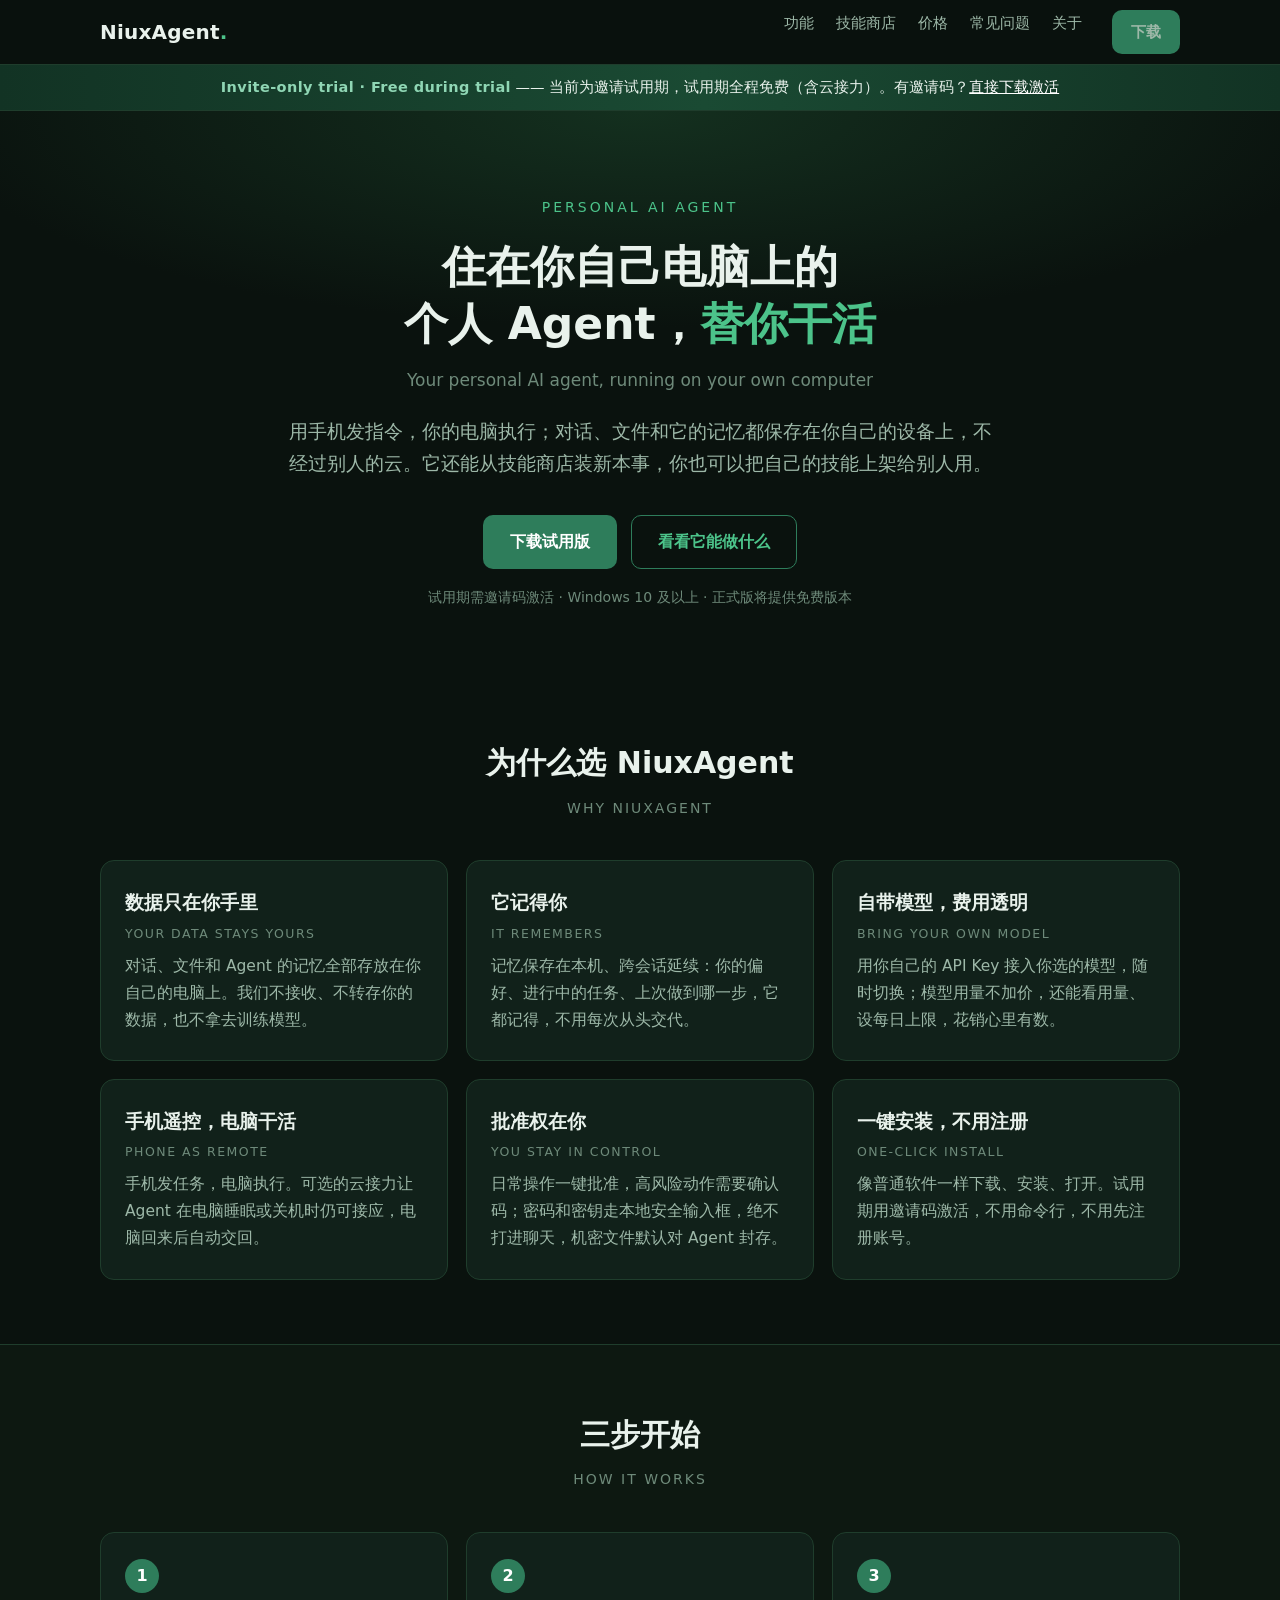
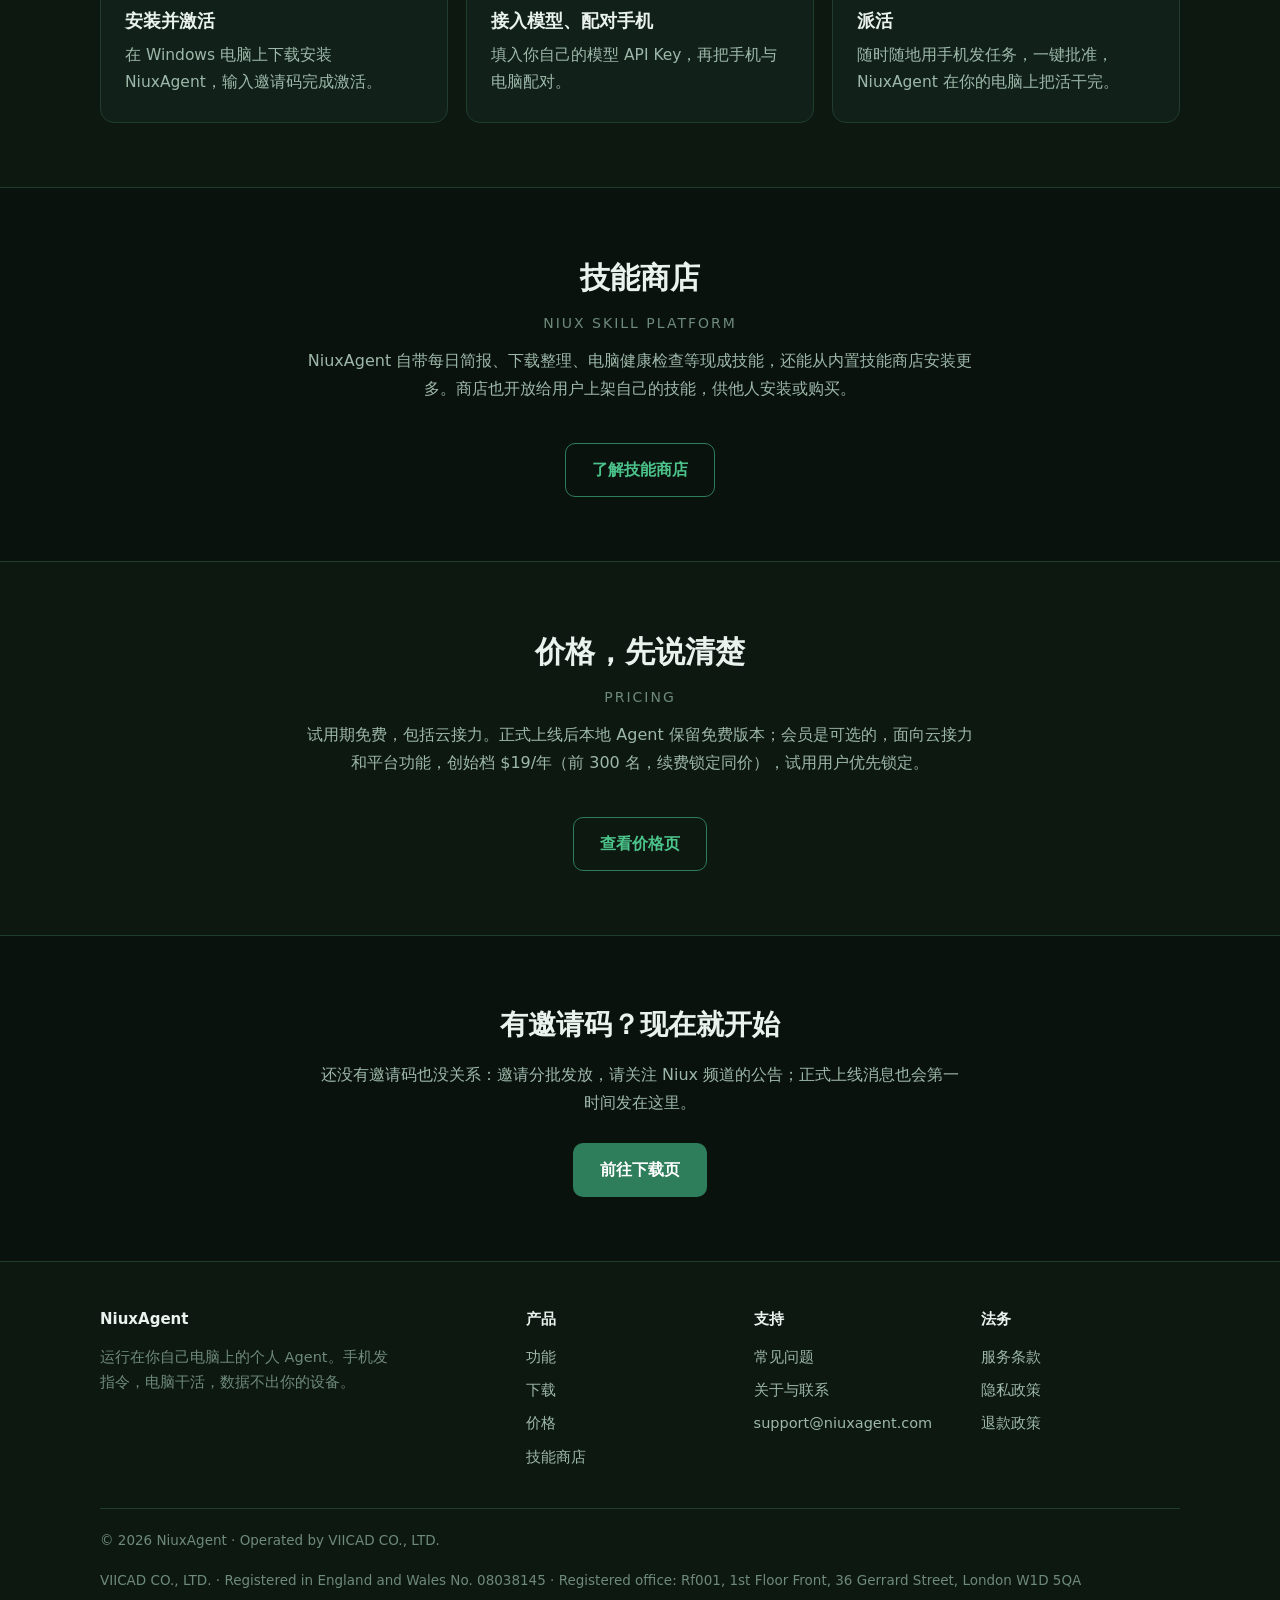
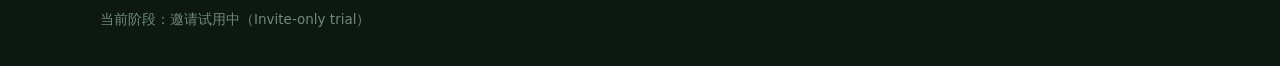
<file: index.html>
<!DOCTYPE html>
<html lang="zh-CN">
<head>
<meta charset="UTF-8">
<meta name="viewport" content="width=device-width, initial-scale=1.0">
<title>NiuxAgent — 住在你自己电脑上的个人 Agent</title>
<meta name="description" content="NiuxAgent 是运行在你自己电脑上的个人 AI Agent：手机发指令，电脑干活，数据不出你的设备。当前为邀请试用期，试用期免费。">
<link rel="stylesheet" href="assets/style.css">
</head>
<body>

<header class="site">
  <div class="wrap nav">
    <a class="logo" href="index.html">NiuxAgent<span class="dot">.</span></a>
    <button class="burger" aria-label="菜单">☰</button>
    <nav class="main">
      <a href="features.html">功能</a>
      <a href="store.html">技能商店</a>
      <a href="pricing.html">价格</a>
      <a href="faq.html">常见问题</a>
      <a href="about.html">关于</a>
      <a class="btn btn-primary btn-small nav-cta" href="download.html">下载</a>
    </nav>
  </div>
</header>

<div class="phase-banner">
  <span class="en">Invite-only trial · Free during trial</span> —— 当前为邀请试用期，试用期全程免费（含云接力）。有邀请码？<a href="download.html">直接下载激活</a>
</div>

<main>
  <div class="hero">
    <div class="wrap">
      <div class="kicker">Personal AI Agent</div>
      <h1>住在你自己电脑上的<br>个人 Agent，<span class="hl">替你干活</span></h1>
      <div class="en-sub">Your personal AI agent, running on your own computer</div>
      <p class="lead">用手机发指令，你的电脑执行；对话、文件和它的记忆都保存在你自己的设备上，不经过别人的云。它还能从技能商店装新本事，你也可以把自己的技能上架给别人用。</p>
      <div class="cta-row">
        <a class="btn btn-primary" href="download.html">下载试用版</a>
        <a class="btn btn-ghost" href="features.html">看看它能做什么</a>
      </div>
      <p class="note">试用期需邀请码激活 · Windows 10 及以上 · 正式版将提供免费版本</p>
    </div>
  </div>

  <section class="block">
    <div class="wrap">
      <div class="sec-head">
        <h2>为什么选 NiuxAgent</h2>
        <div class="en">Why NiuxAgent</div>
      </div>
      <div class="grid c3">
        <div class="card">
          <h3>数据只在你手里<span class="en">Your data stays yours</span></h3>
          <p>对话、文件和 Agent 的记忆全部存放在你自己的电脑上。我们不接收、不转存你的数据，也不拿去训练模型。</p>
        </div>
        <div class="card">
          <h3>它记得你<span class="en">It remembers</span></h3>
          <p>记忆保存在本机、跨会话延续：你的偏好、进行中的任务、上次做到哪一步，它都记得，不用每次从头交代。</p>
        </div>
        <div class="card">
          <h3>自带模型，费用透明<span class="en">Bring your own model</span></h3>
          <p>用你自己的 API Key 接入你选的模型，随时切换；模型用量不加价，还能看用量、设每日上限，花销心里有数。</p>
        </div>
        <div class="card">
          <h3>手机遥控，电脑干活<span class="en">Phone as remote</span></h3>
          <p>手机发任务，电脑执行。可选的云接力让 Agent 在电脑睡眠或关机时仍可接应，电脑回来后自动交回。</p>
        </div>
        <div class="card">
          <h3>批准权在你<span class="en">You stay in control</span></h3>
          <p>日常操作一键批准，高风险动作需要确认码；密码和密钥走本地安全输入框，绝不打进聊天，机密文件默认对 Agent 封存。</p>
        </div>
        <div class="card">
          <h3>一键安装，不用注册<span class="en">One-click install</span></h3>
          <p>像普通软件一样下载、安装、打开。试用期用邀请码激活，不用命令行，不用先注册账号。</p>
        </div>
      </div>
    </div>
  </section>

  <section class="block alt">
    <div class="wrap">
      <div class="sec-head">
        <h2>三步开始</h2>
        <div class="en">How it works</div>
      </div>
      <div class="steps">
        <div class="step">
          <span class="num">1</span>
          <h3>安装并激活</h3>
          <p>在 Windows 电脑上下载安装 NiuxAgent，输入邀请码完成激活。</p>
        </div>
        <div class="step">
          <span class="num">2</span>
          <h3>接入模型、配对手机</h3>
          <p>填入你自己的模型 API Key，再把手机与电脑配对。</p>
        </div>
        <div class="step">
          <span class="num">3</span>
          <h3>派活</h3>
          <p>随时随地用手机发任务，一键批准，NiuxAgent 在你的电脑上把活干完。</p>
        </div>
      </div>
    </div>
  </section>

  <section class="block">
    <div class="wrap">
      <div class="sec-head">
        <h2>技能商店</h2>
        <div class="en">Niux Skill Platform</div>
        <p>NiuxAgent 自带每日简报、下载整理、电脑健康检查等现成技能，还能从内置技能商店安装更多。商店也开放给用户上架自己的技能，供他人安装或购买。</p>
      </div>
      <div style="text-align:center">
        <a class="btn btn-ghost" href="store.html">了解技能商店</a>
      </div>
    </div>
  </section>

  <section class="block alt">
    <div class="wrap">
      <div class="sec-head">
        <h2>价格，先说清楚</h2>
        <div class="en">Pricing</div>
        <p>试用期免费，包括云接力。正式上线后本地 Agent 保留免费版本；会员是可选的，面向云接力和平台功能，创始档 $19/年（前 300 名，续费锁定同价），试用用户优先锁定。</p>
      </div>
      <div style="text-align:center">
        <a class="btn btn-ghost" href="pricing.html">查看价格页</a>
      </div>
    </div>
  </section>

  <section class="block">
    <div class="wrap" style="text-align:center">
      <h2 style="font-size:28px;margin-bottom:12px">有邀请码？现在就开始</h2>
      <p style="color:var(--muted);max-width:640px;margin:0 auto 26px">还没有邀请码也没关系：邀请分批发放，请关注 Niux 频道的公告；正式上线消息也会第一时间发在这里。</p>
      <a class="btn btn-primary" href="download.html">前往下载页</a>
    </div>
  </section>
</main>

<footer class="site">
  <div class="wrap">
    <div class="foot-grid">
      <div>
        <h4>NiuxAgent</h4>
        <p>运行在你自己电脑上的个人 Agent。手机发指令，电脑干活，数据不出你的设备。</p>
      </div>
      <div>
        <h4>产品</h4>
        <a href="features.html">功能</a>
        <a href="download.html">下载</a>
        <a href="pricing.html">价格</a>
        <a href="store.html">技能商店</a>
      </div>
      <div>
        <h4>支持</h4>
        <a href="faq.html">常见问题</a>
        <a href="about.html">关于与联系</a>
        <a href="mailto:support@niuxagent.com">support@niuxagent.com</a>
      </div>
      <div>
        <h4>法务</h4>
        <a href="https://platform.niuxagent.com/terms" target="_blank" rel="noopener">服务条款</a>
        <a href="https://platform.niuxagent.com/privacy" target="_blank" rel="noopener">隐私政策</a>
        <a href="https://platform.niuxagent.com/refunds" target="_blank" rel="noopener">退款政策</a>
      </div>
    </div>
    <div class="foot-bottom">
      <span>© 2026 NiuxAgent · Operated by VIICAD CO., LTD.</span><br><span>VIICAD CO., LTD. · Registered in England and Wales No. 08038145 · Registered office: Rf001, 1st Floor Front, 36 Gerrard Street, London W1D 5QA</span>
      <span>当前阶段：邀请试用中（Invite-only trial）</span>
    </div>
  </div>
</footer>

<script src="assets/main.js"></script>
</body>
</html>
</file>
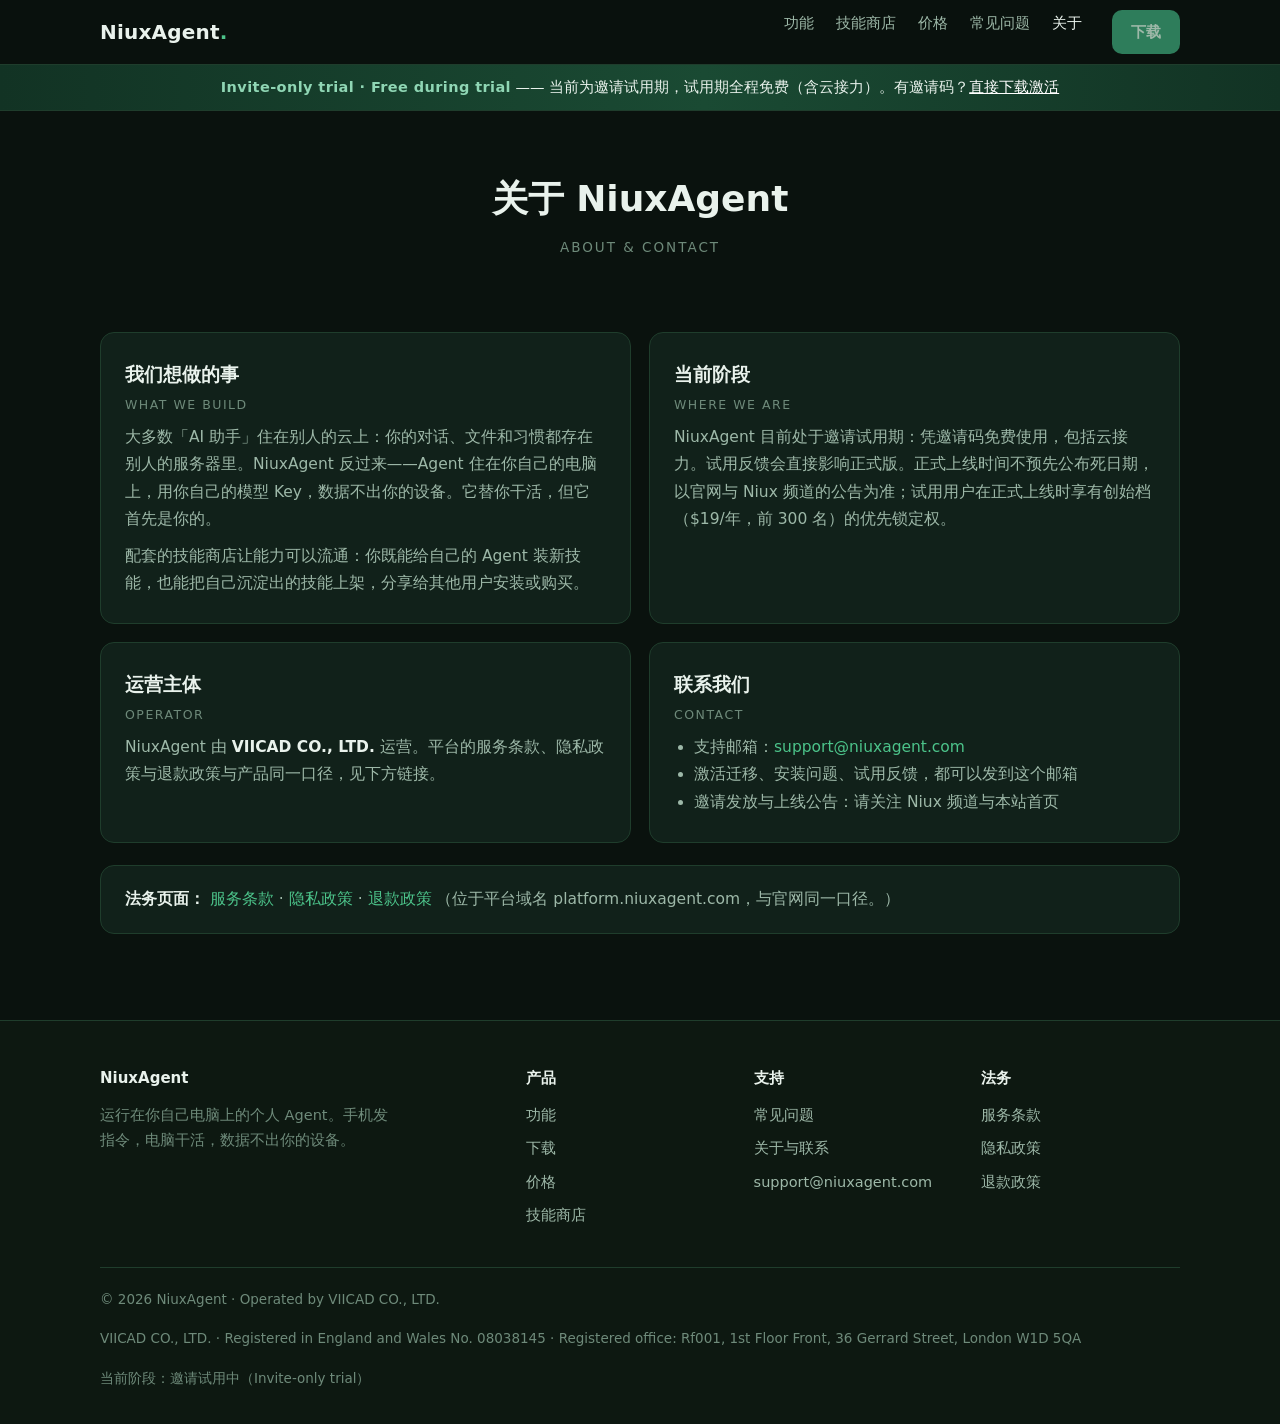
<file: about.html>
<!DOCTYPE html>
<html lang="zh-CN">
<head>
<meta charset="UTF-8">
<meta name="viewport" content="width=device-width, initial-scale=1.0">
<title>关于与联系 — NiuxAgent</title>
<meta name="description" content="NiuxAgent 关于与联系：产品理念、运营主体 VIICAD CO., LTD.、支持邮箱与法务页面入口。">
<link rel="stylesheet" href="assets/style.css">
</head>
<body>

<header class="site">
  <div class="wrap nav">
    <a class="logo" href="index.html">NiuxAgent<span class="dot">.</span></a>
    <button class="burger" aria-label="菜单">☰</button>
    <nav class="main">
      <a href="features.html">功能</a>
      <a href="store.html">技能商店</a>
      <a href="pricing.html">价格</a>
      <a href="faq.html">常见问题</a>
      <a href="about.html" class="active">关于</a>
      <a class="btn btn-primary btn-small nav-cta" href="download.html">下载</a>
    </nav>
  </div>
</header>

<div class="phase-banner">
  <span class="en">Invite-only trial · Free during trial</span> —— 当前为邀请试用期，试用期全程免费（含云接力）。有邀请码？<a href="download.html">直接下载激活</a>
</div>

<main>
  <div class="page-head">
    <div class="wrap">
      <h1>关于 NiuxAgent</h1>
      <div class="en">About &amp; Contact</div>
    </div>
  </div>

  <section class="block">
    <div class="wrap">
      <div class="grid c2">
        <div class="card">
          <h3>我们想做的事<span class="en">What we build</span></h3>
          <p>大多数「AI 助手」住在别人的云上：你的对话、文件和习惯都存在别人的服务器里。NiuxAgent 反过来——Agent 住在你自己的电脑上，用你自己的模型 Key，数据不出你的设备。它替你干活，但它首先是你的。</p>
          <p style="margin-top:10px">配套的技能商店让能力可以流通：你既能给自己的 Agent 装新技能，也能把自己沉淀出的技能上架，分享给其他用户安装或购买。</p>
        </div>
        <div class="card">
          <h3>当前阶段<span class="en">Where we are</span></h3>
          <p>NiuxAgent 目前处于邀请试用期：凭邀请码免费使用，包括云接力。试用反馈会直接影响正式版。正式上线时间不预先公布死日期，以官网与 Niux 频道的公告为准；试用用户在正式上线时享有创始档（$19/年，前 300 名）的优先锁定权。</p>
        </div>
        <div class="card">
          <h3>运营主体<span class="en">Operator</span></h3>
          <p>NiuxAgent 由 <strong style="color:var(--text)">VIICAD CO., LTD.</strong> 运营。平台的服务条款、隐私政策与退款政策与产品同一口径，见下方链接。</p>
        </div>
        <div class="card">
          <h3>联系我们<span class="en">Contact</span></h3>
          <ul>
            <li>支持邮箱：<a href="mailto:support@niuxagent.com">support@niuxagent.com</a></li>
            <li>激活迁移、安装问题、试用反馈，都可以发到这个邮箱</li>
            <li>邀请发放与上线公告：请关注 Niux 频道与本站首页</li>
          </ul>
        </div>
      </div>

      <div class="info-box">
        <strong>法务页面：</strong>
        <a href="https://platform.niuxagent.com/terms" target="_blank" rel="noopener">服务条款</a> ·
        <a href="https://platform.niuxagent.com/privacy" target="_blank" rel="noopener">隐私政策</a> ·
        <a href="https://platform.niuxagent.com/refunds" target="_blank" rel="noopener">退款政策</a>
        （位于平台域名 platform.niuxagent.com，与官网同一口径。）
      </div>
    </div>
  </section>
</main>

<footer class="site">
  <div class="wrap">
    <div class="foot-grid">
      <div>
        <h4>NiuxAgent</h4>
        <p>运行在你自己电脑上的个人 Agent。手机发指令，电脑干活，数据不出你的设备。</p>
      </div>
      <div>
        <h4>产品</h4>
        <a href="features.html">功能</a>
        <a href="download.html">下载</a>
        <a href="pricing.html">价格</a>
        <a href="store.html">技能商店</a>
      </div>
      <div>
        <h4>支持</h4>
        <a href="faq.html">常见问题</a>
        <a href="about.html">关于与联系</a>
        <a href="mailto:support@niuxagent.com">support@niuxagent.com</a>
      </div>
      <div>
        <h4>法务</h4>
        <a href="https://platform.niuxagent.com/terms" target="_blank" rel="noopener">服务条款</a>
        <a href="https://platform.niuxagent.com/privacy" target="_blank" rel="noopener">隐私政策</a>
        <a href="https://platform.niuxagent.com/refunds" target="_blank" rel="noopener">退款政策</a>
      </div>
    </div>
    <div class="foot-bottom">
      <span>© 2026 NiuxAgent · Operated by VIICAD CO., LTD.</span><br><span>VIICAD CO., LTD. · Registered in England and Wales No. 08038145 · Registered office: Rf001, 1st Floor Front, 36 Gerrard Street, London W1D 5QA</span>
      <span>当前阶段：邀请试用中（Invite-only trial）</span>
    </div>
  </div>
</footer>

<script src="assets/main.js"></script>
</body>
</html>
</file>
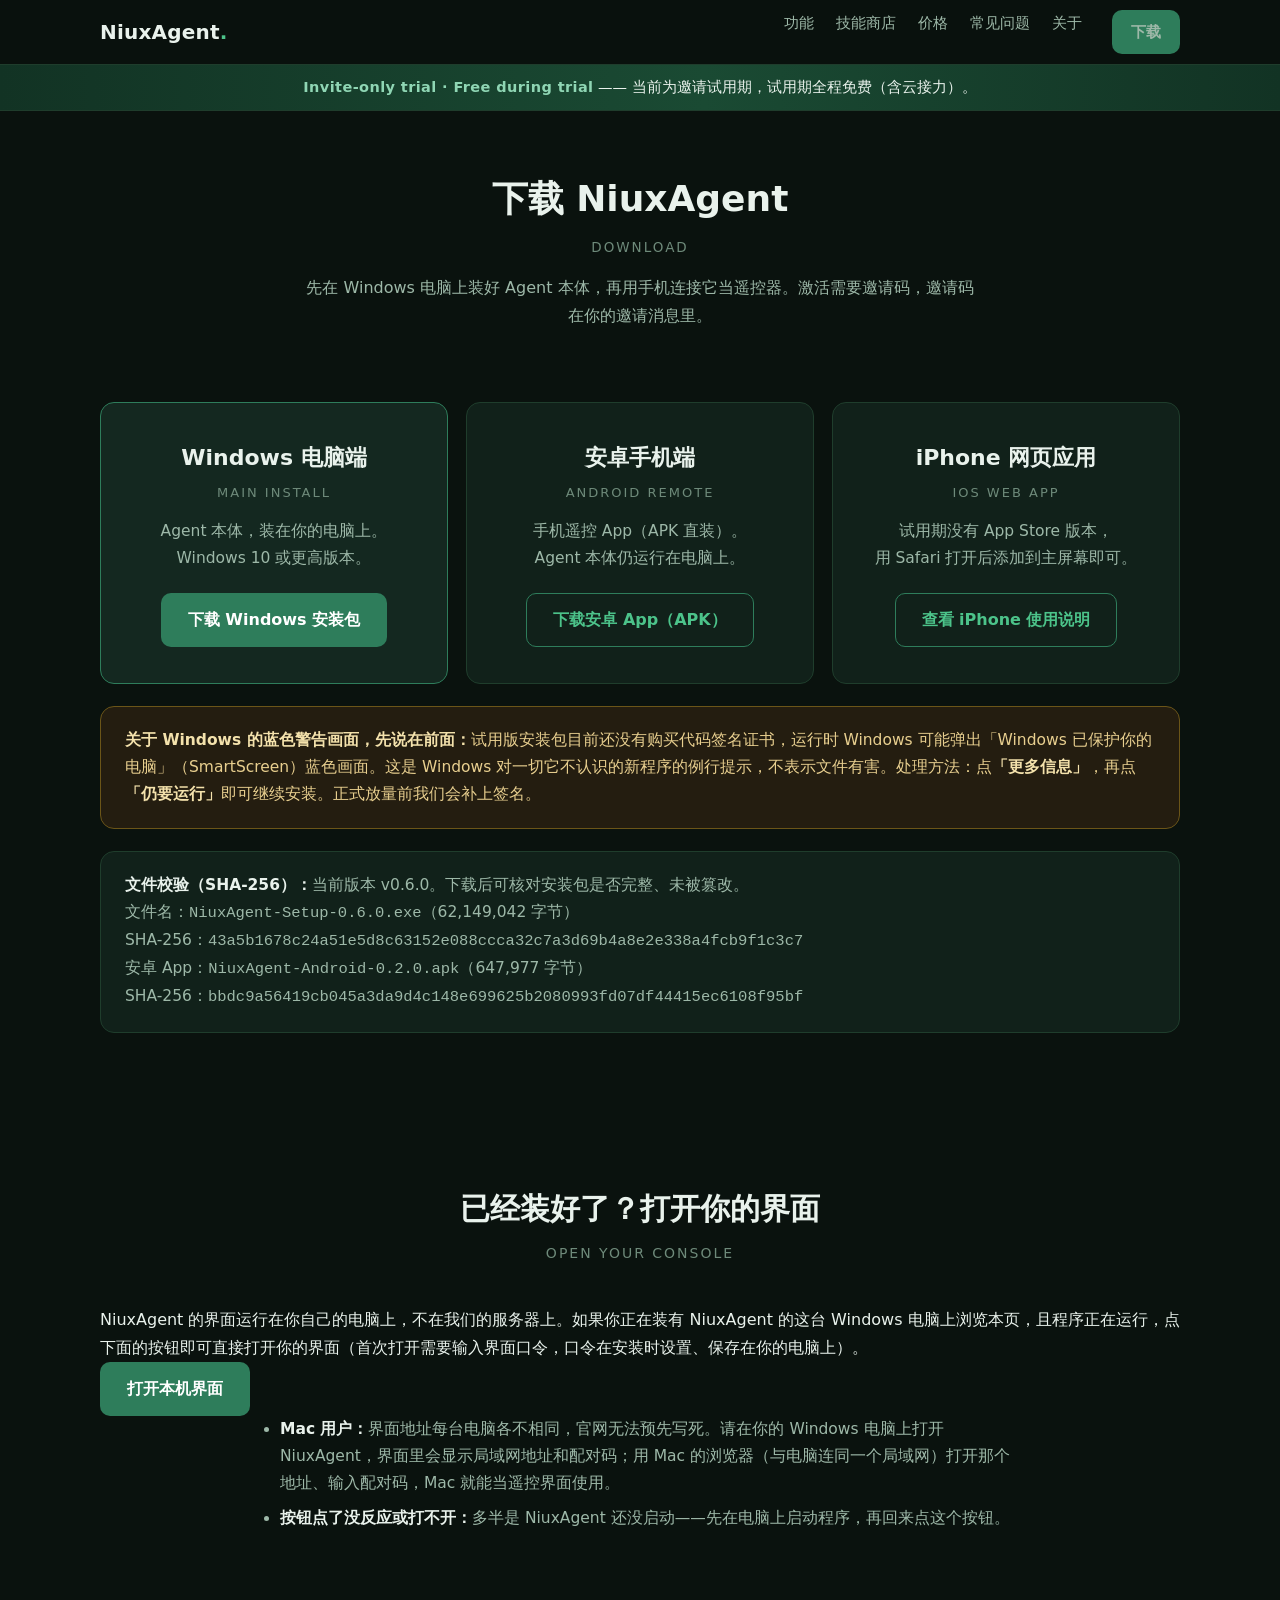
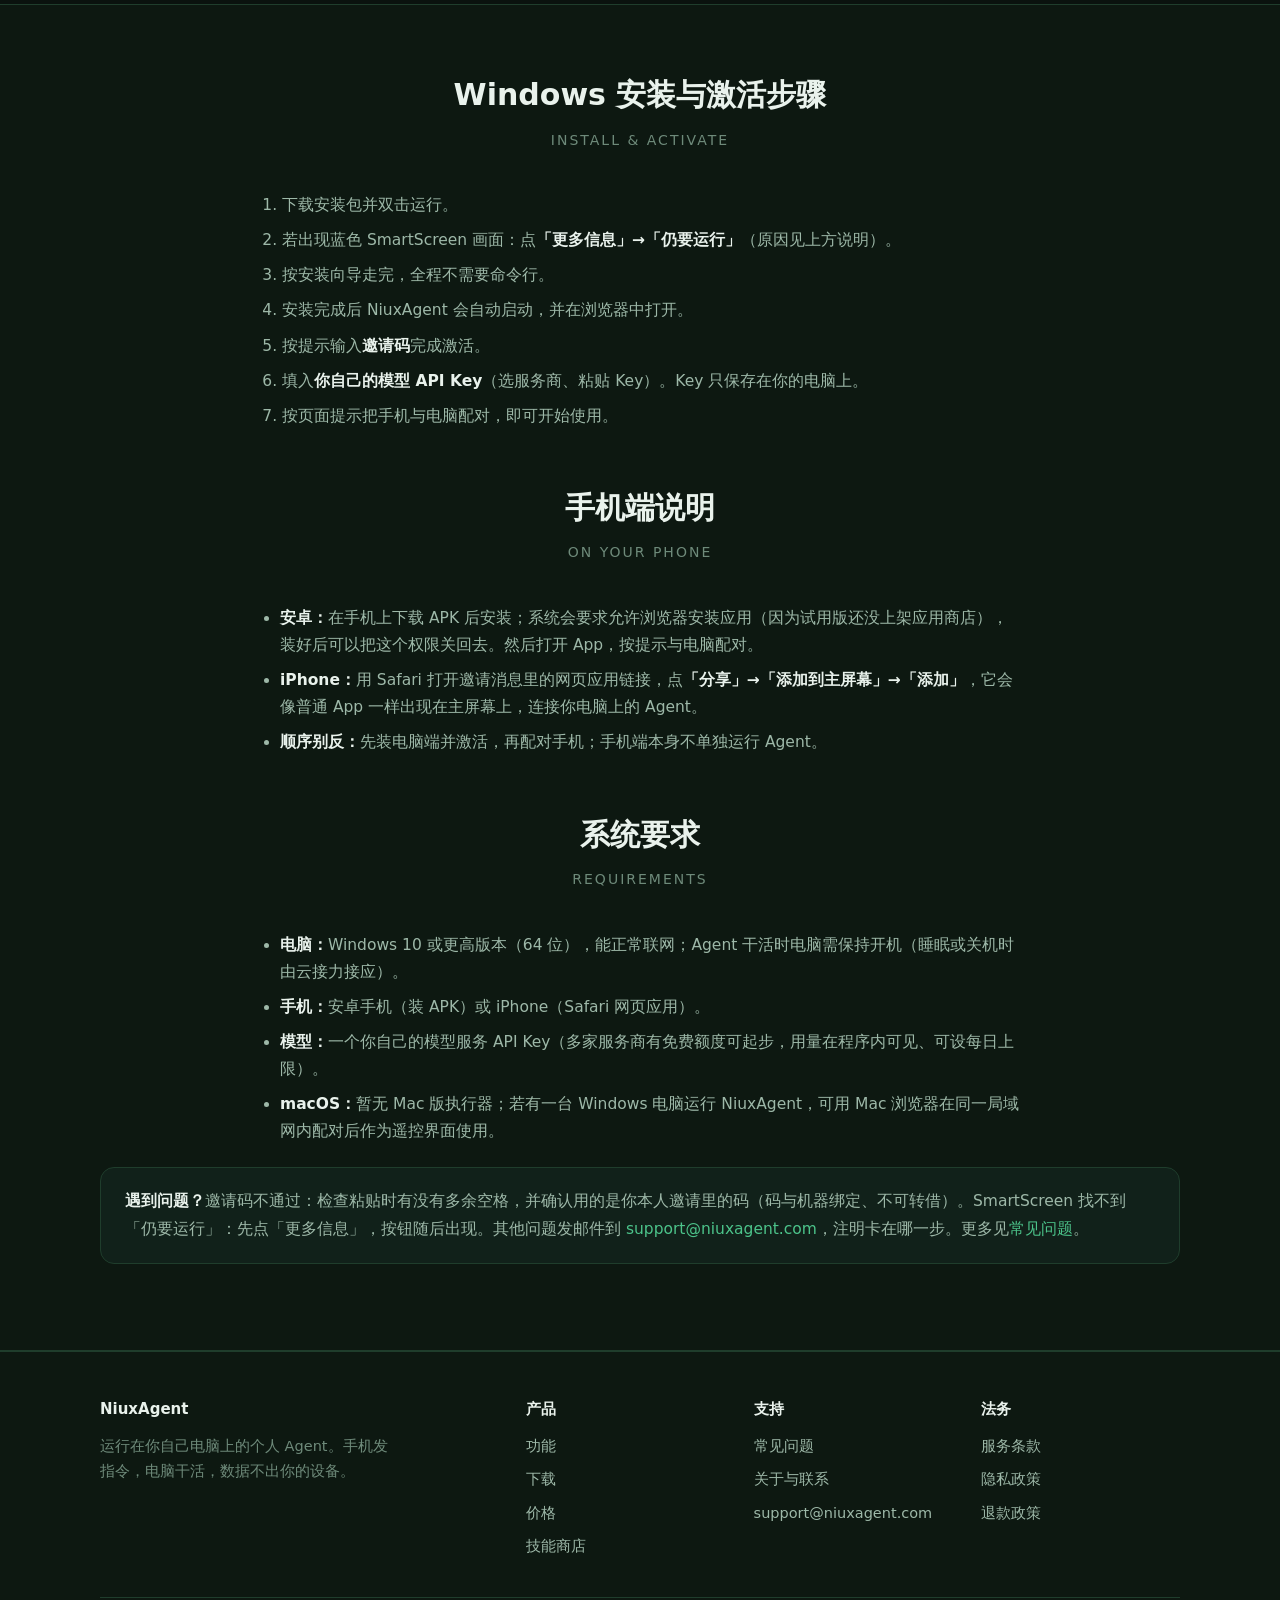
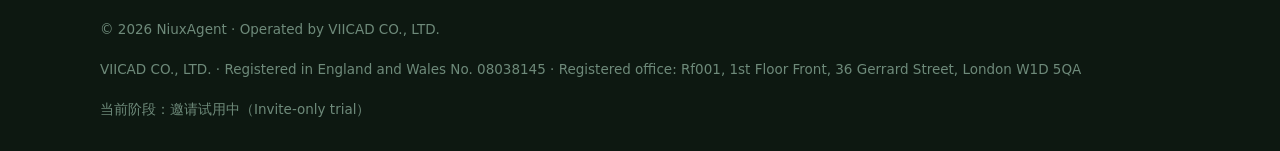
<file: download.html>
<!DOCTYPE html>
<html lang="zh-CN">
<head>
<meta charset="UTF-8">
<meta name="viewport" content="width=device-width, initial-scale=1.0">
<title>下载 — NiuxAgent</title>
<meta name="description" content="下载 NiuxAgent：Windows 电脑端（主体）、安卓手机端（遥控）、iPhone 网页应用。含系统要求、安装激活步骤与未签名 SmartScreen 提示说明。">
<link rel="stylesheet" href="assets/style.css">
</head>
<body>

<header class="site">
  <div class="wrap nav">
    <a class="logo" href="index.html">NiuxAgent<span class="dot">.</span></a>
    <button class="burger" aria-label="菜单">☰</button>
    <nav class="main">
      <a href="features.html">功能</a>
      <a href="store.html">技能商店</a>
      <a href="pricing.html">价格</a>
      <a href="faq.html">常见问题</a>
      <a href="about.html">关于</a>
      <a class="btn btn-primary btn-small nav-cta" href="download.html">下载</a>
    </nav>
  </div>
</header>

<div class="phase-banner">
  <span class="en">Invite-only trial · Free during trial</span> —— 当前为邀请试用期，试用期全程免费（含云接力）。
</div>

<main>
  <div class="page-head">
    <div class="wrap">
      <h1>下载 NiuxAgent</h1>
      <div class="en">Download</div>
      <p>先在 Windows 电脑上装好 Agent 本体，再用手机连接它当遥控器。激活需要邀请码，邀请码在你的邀请消息里。</p>
    </div>
  </div>

  <section class="block">
    <div class="wrap">
      <div class="grid c3">
        <div class="card dl-card highlight">
          <div class="os">Windows 电脑端</div>
          <div class="os-en">Main install</div>
          <p>Agent 本体，装在你的电脑上。<br>Windows 10 或更高版本。</p>
          <a class="btn btn-primary" href="https://github.com/niuxagent/releases/releases/download/v0.6.0/NiuxAgent-Setup-0.6.0.exe">下载 Windows 安装包</a>
        </div>
        <div class="card dl-card">
          <div class="os">安卓手机端</div>
          <div class="os-en">Android remote</div>
          <p>手机遥控 App（APK 直装）。<br>Agent 本体仍运行在电脑上。</p>
          <a class="btn btn-ghost" href="https://github.com/niuxagent/releases/releases/download/v0.6.0/NiuxAgent-Android-0.2.0.apk">下载安卓 App（APK）</a>
        </div>
        <div class="card dl-card">
          <div class="os">iPhone 网页应用</div>
          <div class="os-en">iOS web app</div>
          <p>试用期没有 App Store 版本，<br>用 Safari 打开后添加到主屏幕即可。</p>
          <a class="btn btn-ghost" href="#mobile-notes">查看 iPhone 使用说明</a>
        </div>
      </div>

      <div class="notice">
        <strong>关于 Windows 的蓝色警告画面，先说在前面：</strong>试用版安装包目前还没有购买代码签名证书，运行时 Windows 可能弹出「Windows 已保护你的电脑」（SmartScreen）蓝色画面。这是 Windows 对一切它不认识的新程序的例行提示，不表示文件有害。处理方法：点<strong>「更多信息」</strong>，再点<strong>「仍要运行」</strong>即可继续安装。正式放量前我们会补上签名。
      </div>

      <div class="info-box">
        <strong>文件校验（SHA-256）：</strong>当前版本 v0.6.0。下载后可核对安装包是否完整、未被篡改。<br>
        文件名：<code>NiuxAgent-Setup-0.6.0.exe</code>（62,149,042 字节）<br>
        SHA-256：<code style="word-break:break-all">43a5b1678c24a51e5d8c63152e088ccca32c7a3d69b4a8e2e338a4fcb9f1c3c7</code><br>
        安卓 App：<code>NiuxAgent-Android-0.2.0.apk</code>（647,977 字节）<br>
        SHA-256：<code style="word-break:break-all">bbdc9a56419cb045a3da9d4c148e699625b2080993fd07df44415ec6108f95bf</code>
      </div>
    </div>
  </section>

  <section class="block">
    <div class="wrap">
      <div class="sec-head">
        <h2>已经装好了？打开你的界面</h2>
        <div class="en">Open your console</div>
      </div>
      <p>NiuxAgent 的界面运行在你自己的电脑上，不在我们的服务器上。如果你正在装有 NiuxAgent 的这台 Windows 电脑上浏览本页，且程序正在运行，点下面的按钮即可直接打开你的界面（首次打开需要输入界面口令，口令在安装时设置、保存在你的电脑上）。</p>
      <p><a class="btn btn-primary" href="http://127.0.0.1:8765" target="_blank" rel="noopener">打开本机界面</a></p>
      <ul class="plain">
        <li><strong>Mac 用户：</strong>界面地址每台电脑各不相同，官网无法预先写死。请在你的 Windows 电脑上打开 NiuxAgent，界面里会显示局域网地址和配对码；用 Mac 的浏览器（与电脑连同一个局域网）打开那个地址、输入配对码，Mac 就能当遥控界面使用。</li>
        <li><strong>按钮点了没反应或打不开：</strong>多半是 NiuxAgent 还没启动——先在电脑上启动程序，再回来点这个按钮。</li>
      </ul>
    </div>
  </section>

  <section class="block alt">
    <div class="wrap">
      <div class="sec-head">
        <h2>Windows 安装与激活步骤</h2>
        <div class="en">Install &amp; activate</div>
      </div>
      <ol class="steps-list">
        <li>下载安装包并双击运行。</li>
        <li>若出现蓝色 SmartScreen 画面：点<strong>「更多信息」→「仍要运行」</strong>（原因见上方说明）。</li>
        <li>按安装向导走完，全程不需要命令行。</li>
        <li>安装完成后 NiuxAgent 会自动启动，并在浏览器中打开。</li>
        <li>按提示输入<strong>邀请码</strong>完成激活。</li>
        <li>填入<strong>你自己的模型 API Key</strong>（选服务商、粘贴 Key）。Key 只保存在你的电脑上。</li>
        <li>按页面提示把手机与电脑配对，即可开始使用。</li>
      </ol>

      <div class="sec-head" id="mobile-notes" style="margin-top:52px">
        <h2>手机端说明</h2>
        <div class="en">On your phone</div>
      </div>
      <ul class="plain">
        <li><strong>安卓：</strong>在手机上下载 APK 后安装；系统会要求允许浏览器安装应用（因为试用版还没上架应用商店），装好后可以把这个权限关回去。然后打开 App，按提示与电脑配对。</li>
        <li><strong>iPhone：</strong>用 Safari 打开邀请消息里的网页应用链接，点<strong>「分享」→「添加到主屏幕」→「添加」</strong>，它会像普通 App 一样出现在主屏幕上，连接你电脑上的 Agent。</li>
        <li><strong>顺序别反：</strong>先装电脑端并激活，再配对手机；手机端本身不单独运行 Agent。</li>
      </ul>

      <div class="sec-head" style="margin-top:52px">
        <h2>系统要求</h2>
        <div class="en">Requirements</div>
      </div>
      <ul class="plain">
        <li><strong>电脑：</strong>Windows 10 或更高版本（64 位），能正常联网；Agent 干活时电脑需保持开机（睡眠或关机时由云接力接应）。</li>
        <li><strong>手机：</strong>安卓手机（装 APK）或 iPhone（Safari 网页应用）。</li>
        <li><strong>模型：</strong>一个你自己的模型服务 API Key（多家服务商有免费额度可起步，用量在程序内可见、可设每日上限）。</li>
        <li><strong>macOS：</strong>暂无 Mac 版执行器；若有一台 Windows 电脑运行 NiuxAgent，可用 Mac 浏览器在同一局域网内配对后作为遥控界面使用。</li>
      </ul>

      <div class="info-box">
        <strong>遇到问题？</strong>邀请码不通过：检查粘贴时有没有多余空格，并确认用的是你本人邀请里的码（码与机器绑定、不可转借）。SmartScreen 找不到「仍要运行」：先点「更多信息」，按钮随后出现。其他问题发邮件到 <a href="mailto:support@niuxagent.com">support@niuxagent.com</a>，注明卡在哪一步。更多见<a href="faq.html">常见问题</a>。
      </div>
    </div>
  </section>
</main>

<footer class="site">
  <div class="wrap">
    <div class="foot-grid">
      <div>
        <h4>NiuxAgent</h4>
        <p>运行在你自己电脑上的个人 Agent。手机发指令，电脑干活，数据不出你的设备。</p>
      </div>
      <div>
        <h4>产品</h4>
        <a href="features.html">功能</a>
        <a href="download.html">下载</a>
        <a href="pricing.html">价格</a>
        <a href="store.html">技能商店</a>
      </div>
      <div>
        <h4>支持</h4>
        <a href="faq.html">常见问题</a>
        <a href="about.html">关于与联系</a>
        <a href="mailto:support@niuxagent.com">support@niuxagent.com</a>
      </div>
      <div>
        <h4>法务</h4>
        <a href="https://platform.niuxagent.com/terms" target="_blank" rel="noopener">服务条款</a>
        <a href="https://platform.niuxagent.com/privacy" target="_blank" rel="noopener">隐私政策</a>
        <a href="https://platform.niuxagent.com/refunds" target="_blank" rel="noopener">退款政策</a>
      </div>
    </div>
    <div class="foot-bottom">
      <span>© 2026 NiuxAgent · Operated by VIICAD CO., LTD.</span><br><span>VIICAD CO., LTD. · Registered in England and Wales No. 08038145 · Registered office: Rf001, 1st Floor Front, 36 Gerrard Street, London W1D 5QA</span>
      <span>当前阶段：邀请试用中（Invite-only trial）</span>
    </div>
  </div>
</footer>

<script src="assets/main.js"></script>
</body>
</html>
</file>
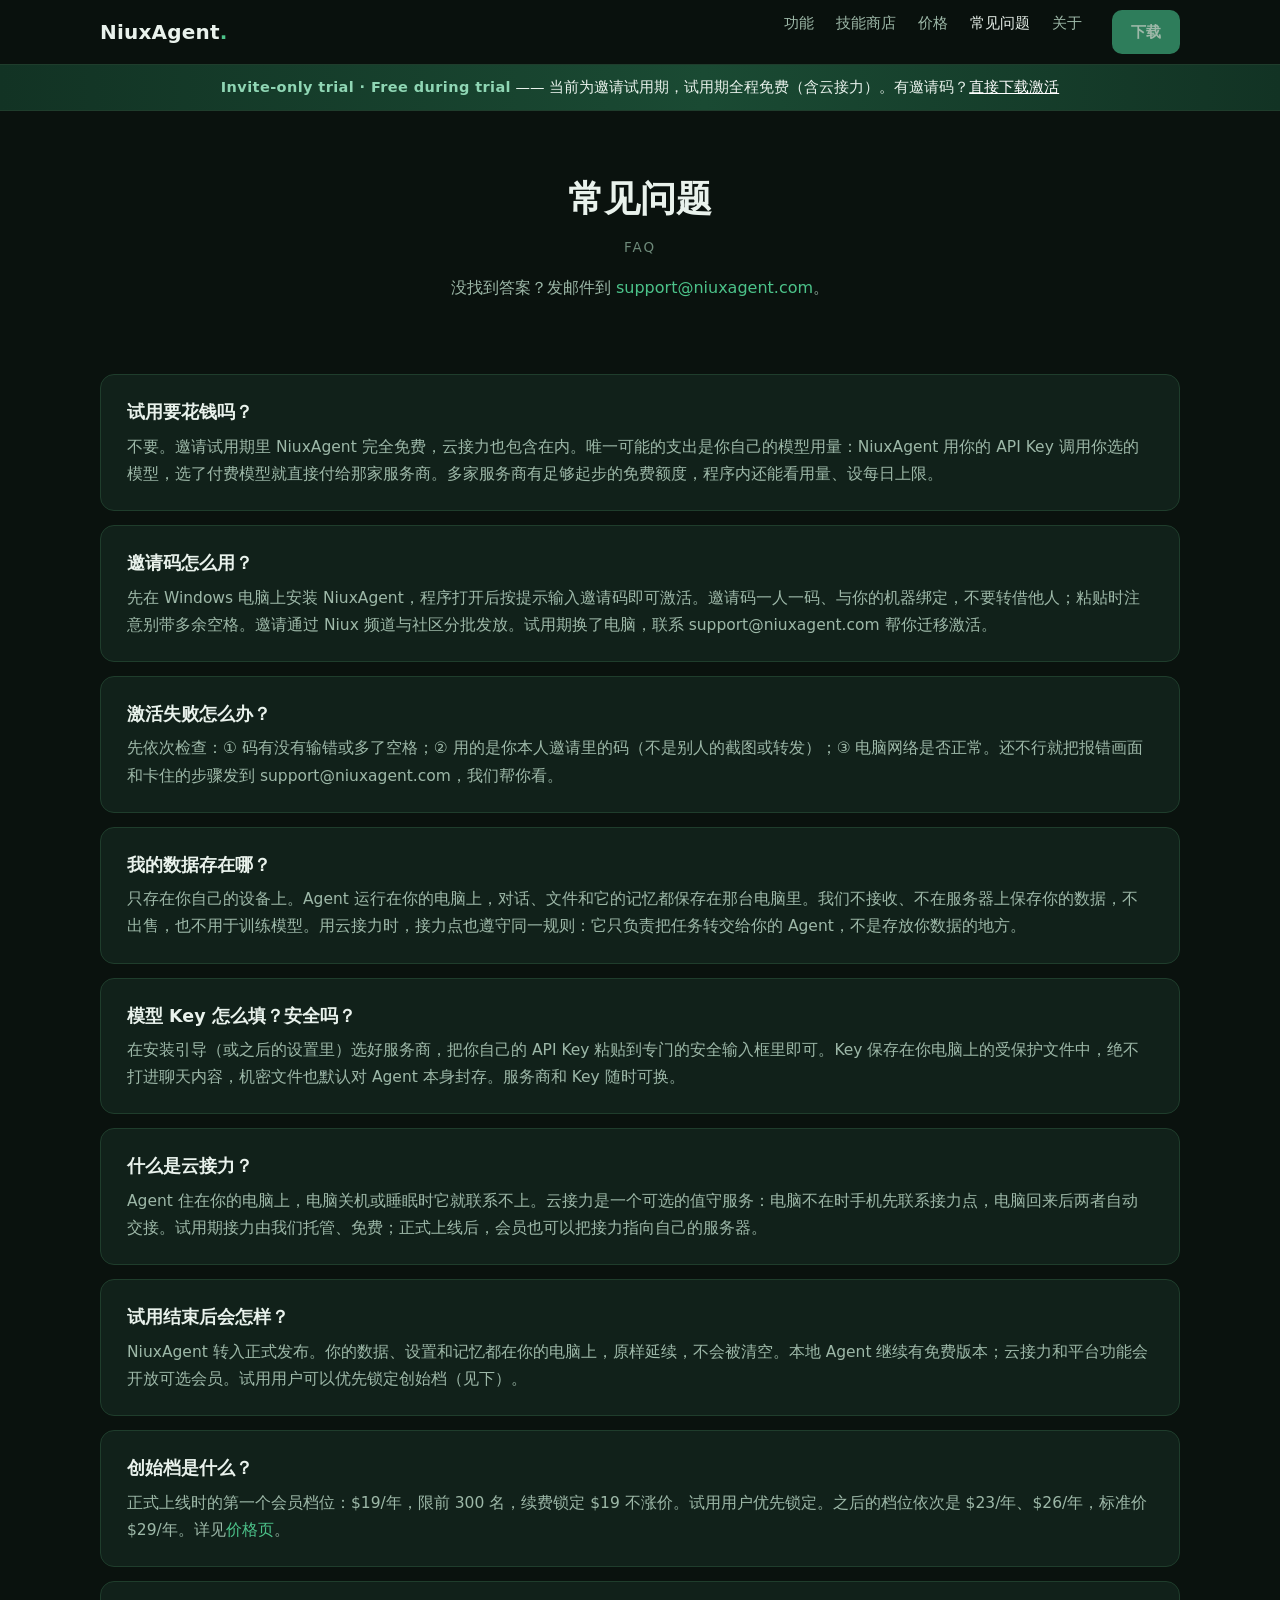
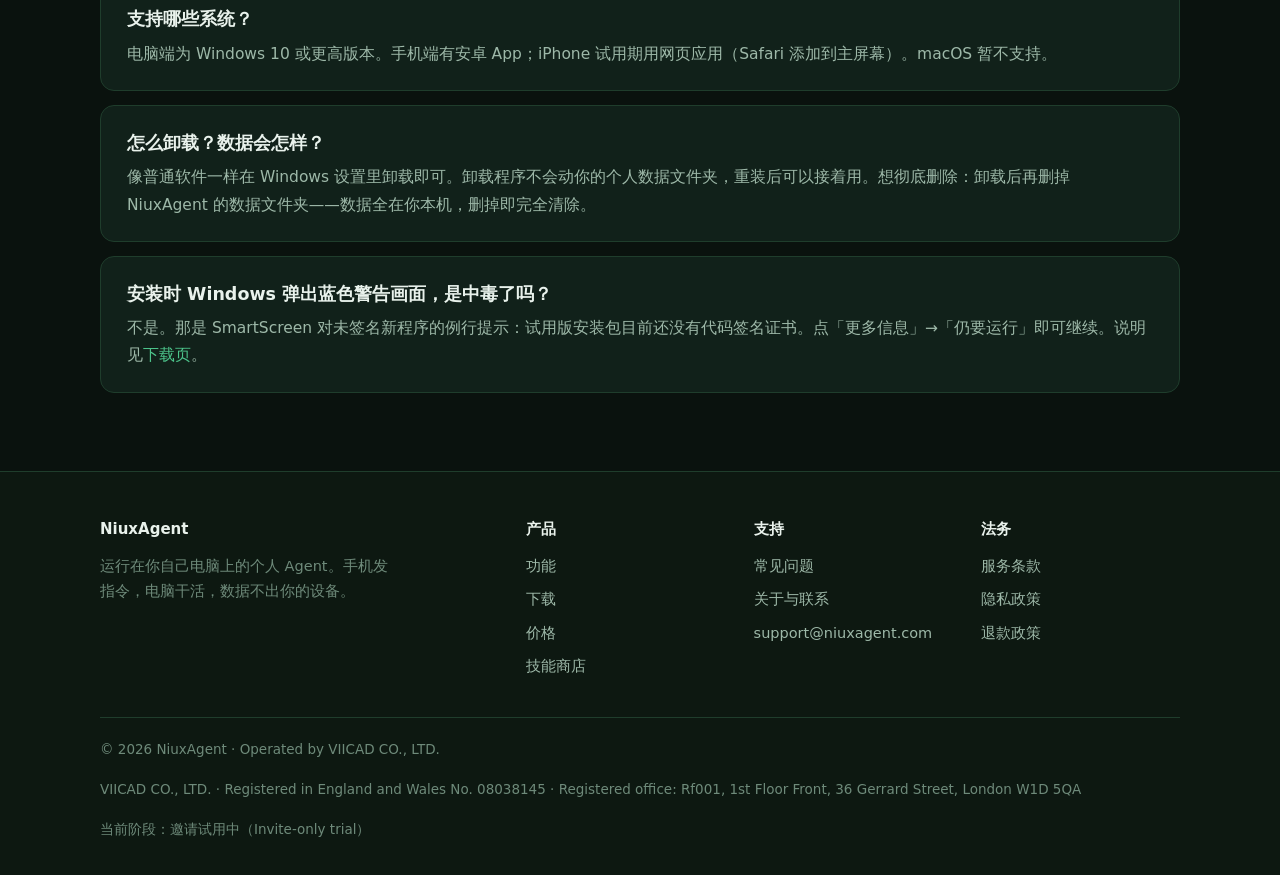
<file: faq.html>
<!DOCTYPE html>
<html lang="zh-CN">
<head>
<meta charset="UTF-8">
<meta name="viewport" content="width=device-width, initial-scale=1.0">
<title>常见问题 — NiuxAgent</title>
<meta name="description" content="NiuxAgent 常见问题：试用收费、邀请码用法、数据存放、自带模型 Key、云接力、试用结束安排、创始档、系统支持与卸载。">
<link rel="stylesheet" href="assets/style.css">
</head>
<body>

<header class="site">
  <div class="wrap nav">
    <a class="logo" href="index.html">NiuxAgent<span class="dot">.</span></a>
    <button class="burger" aria-label="菜单">☰</button>
    <nav class="main">
      <a href="features.html">功能</a>
      <a href="store.html">技能商店</a>
      <a href="pricing.html">价格</a>
      <a href="faq.html" class="active">常见问题</a>
      <a href="about.html">关于</a>
      <a class="btn btn-primary btn-small nav-cta" href="download.html">下载</a>
    </nav>
  </div>
</header>

<div class="phase-banner">
  <span class="en">Invite-only trial · Free during trial</span> —— 当前为邀请试用期，试用期全程免费（含云接力）。有邀请码？<a href="download.html">直接下载激活</a>
</div>

<main>
  <div class="page-head">
    <div class="wrap">
      <h1>常见问题</h1>
      <div class="en">FAQ</div>
      <p>没找到答案？发邮件到 <a href="mailto:support@niuxagent.com">support@niuxagent.com</a>。</p>
    </div>
  </div>

  <section class="block">
    <div class="wrap">
      <div class="faq-item">
        <h3>试用要花钱吗？</h3>
        <p>不要。邀请试用期里 NiuxAgent 完全免费，云接力也包含在内。唯一可能的支出是你自己的模型用量：NiuxAgent 用你的 API Key 调用你选的模型，选了付费模型就直接付给那家服务商。多家服务商有足够起步的免费额度，程序内还能看用量、设每日上限。</p>
      </div>
      <div class="faq-item">
        <h3>邀请码怎么用？</h3>
        <p>先在 Windows 电脑上安装 NiuxAgent，程序打开后按提示输入邀请码即可激活。邀请码一人一码、与你的机器绑定，不要转借他人；粘贴时注意别带多余空格。邀请通过 Niux 频道与社区分批发放。试用期换了电脑，联系 support@niuxagent.com 帮你迁移激活。</p>
      </div>
      <div class="faq-item">
        <h3>激活失败怎么办？</h3>
        <p>先依次检查：① 码有没有输错或多了空格；② 用的是你本人邀请里的码（不是别人的截图或转发）；③ 电脑网络是否正常。还不行就把报错画面和卡住的步骤发到 support@niuxagent.com，我们帮你看。</p>
      </div>
      <div class="faq-item">
        <h3>我的数据存在哪？</h3>
        <p>只存在你自己的设备上。Agent 运行在你的电脑上，对话、文件和它的记忆都保存在那台电脑里。我们不接收、不在服务器上保存你的数据，不出售，也不用于训练模型。用云接力时，接力点也遵守同一规则：它只负责把任务转交给你的 Agent，不是存放你数据的地方。</p>
      </div>
      <div class="faq-item">
        <h3>模型 Key 怎么填？安全吗？</h3>
        <p>在安装引导（或之后的设置里）选好服务商，把你自己的 API Key 粘贴到专门的安全输入框里即可。Key 保存在你电脑上的受保护文件中，绝不打进聊天内容，机密文件也默认对 Agent 本身封存。服务商和 Key 随时可换。</p>
      </div>
      <div class="faq-item">
        <h3>什么是云接力？</h3>
        <p>Agent 住在你的电脑上，电脑关机或睡眠时它就联系不上。云接力是一个可选的值守服务：电脑不在时手机先联系接力点，电脑回来后两者自动交接。试用期接力由我们托管、免费；正式上线后，会员也可以把接力指向自己的服务器。</p>
      </div>
      <div class="faq-item">
        <h3>试用结束后会怎样？</h3>
        <p>NiuxAgent 转入正式发布。你的数据、设置和记忆都在你的电脑上，原样延续，不会被清空。本地 Agent 继续有免费版本；云接力和平台功能会开放可选会员。试用用户可以优先锁定创始档（见下）。</p>
      </div>
      <div class="faq-item">
        <h3>创始档是什么？</h3>
        <p>正式上线时的第一个会员档位：$19/年，限前 300 名，续费锁定 $19 不涨价。试用用户优先锁定。之后的档位依次是 $23/年、$26/年，标准价 $29/年。详见<a href="pricing.html">价格页</a>。</p>
      </div>
      <div class="faq-item">
        <h3>支持哪些系统？</h3>
        <p>电脑端为 Windows 10 或更高版本。手机端有安卓 App；iPhone 试用期用网页应用（Safari 添加到主屏幕）。macOS 暂不支持。</p>
      </div>
      <div class="faq-item">
        <h3>怎么卸载？数据会怎样？</h3>
        <p>像普通软件一样在 Windows 设置里卸载即可。卸载程序不会动你的个人数据文件夹，重装后可以接着用。想彻底删除：卸载后再删掉 NiuxAgent 的数据文件夹——数据全在你本机，删掉即完全清除。</p>
      </div>
      <div class="faq-item">
        <h3>安装时 Windows 弹出蓝色警告画面，是中毒了吗？</h3>
        <p>不是。那是 SmartScreen 对未签名新程序的例行提示：试用版安装包目前还没有代码签名证书。点「更多信息」→「仍要运行」即可继续。说明见<a href="download.html">下载页</a>。</p>
      </div>
    </div>
  </section>
</main>

<footer class="site">
  <div class="wrap">
    <div class="foot-grid">
      <div>
        <h4>NiuxAgent</h4>
        <p>运行在你自己电脑上的个人 Agent。手机发指令，电脑干活，数据不出你的设备。</p>
      </div>
      <div>
        <h4>产品</h4>
        <a href="features.html">功能</a>
        <a href="download.html">下载</a>
        <a href="pricing.html">价格</a>
        <a href="store.html">技能商店</a>
      </div>
      <div>
        <h4>支持</h4>
        <a href="faq.html">常见问题</a>
        <a href="about.html">关于与联系</a>
        <a href="mailto:support@niuxagent.com">support@niuxagent.com</a>
      </div>
      <div>
        <h4>法务</h4>
        <a href="https://platform.niuxagent.com/terms" target="_blank" rel="noopener">服务条款</a>
        <a href="https://platform.niuxagent.com/privacy" target="_blank" rel="noopener">隐私政策</a>
        <a href="https://platform.niuxagent.com/refunds" target="_blank" rel="noopener">退款政策</a>
      </div>
    </div>
    <div class="foot-bottom">
      <span>© 2026 NiuxAgent · Operated by VIICAD CO., LTD.</span><br><span>VIICAD CO., LTD. · Registered in England and Wales No. 08038145 · Registered office: Rf001, 1st Floor Front, 36 Gerrard Street, London W1D 5QA</span>
      <span>当前阶段：邀请试用中（Invite-only trial）</span>
    </div>
  </div>
</footer>

<script src="assets/main.js"></script>
</body>
</html>
</file>
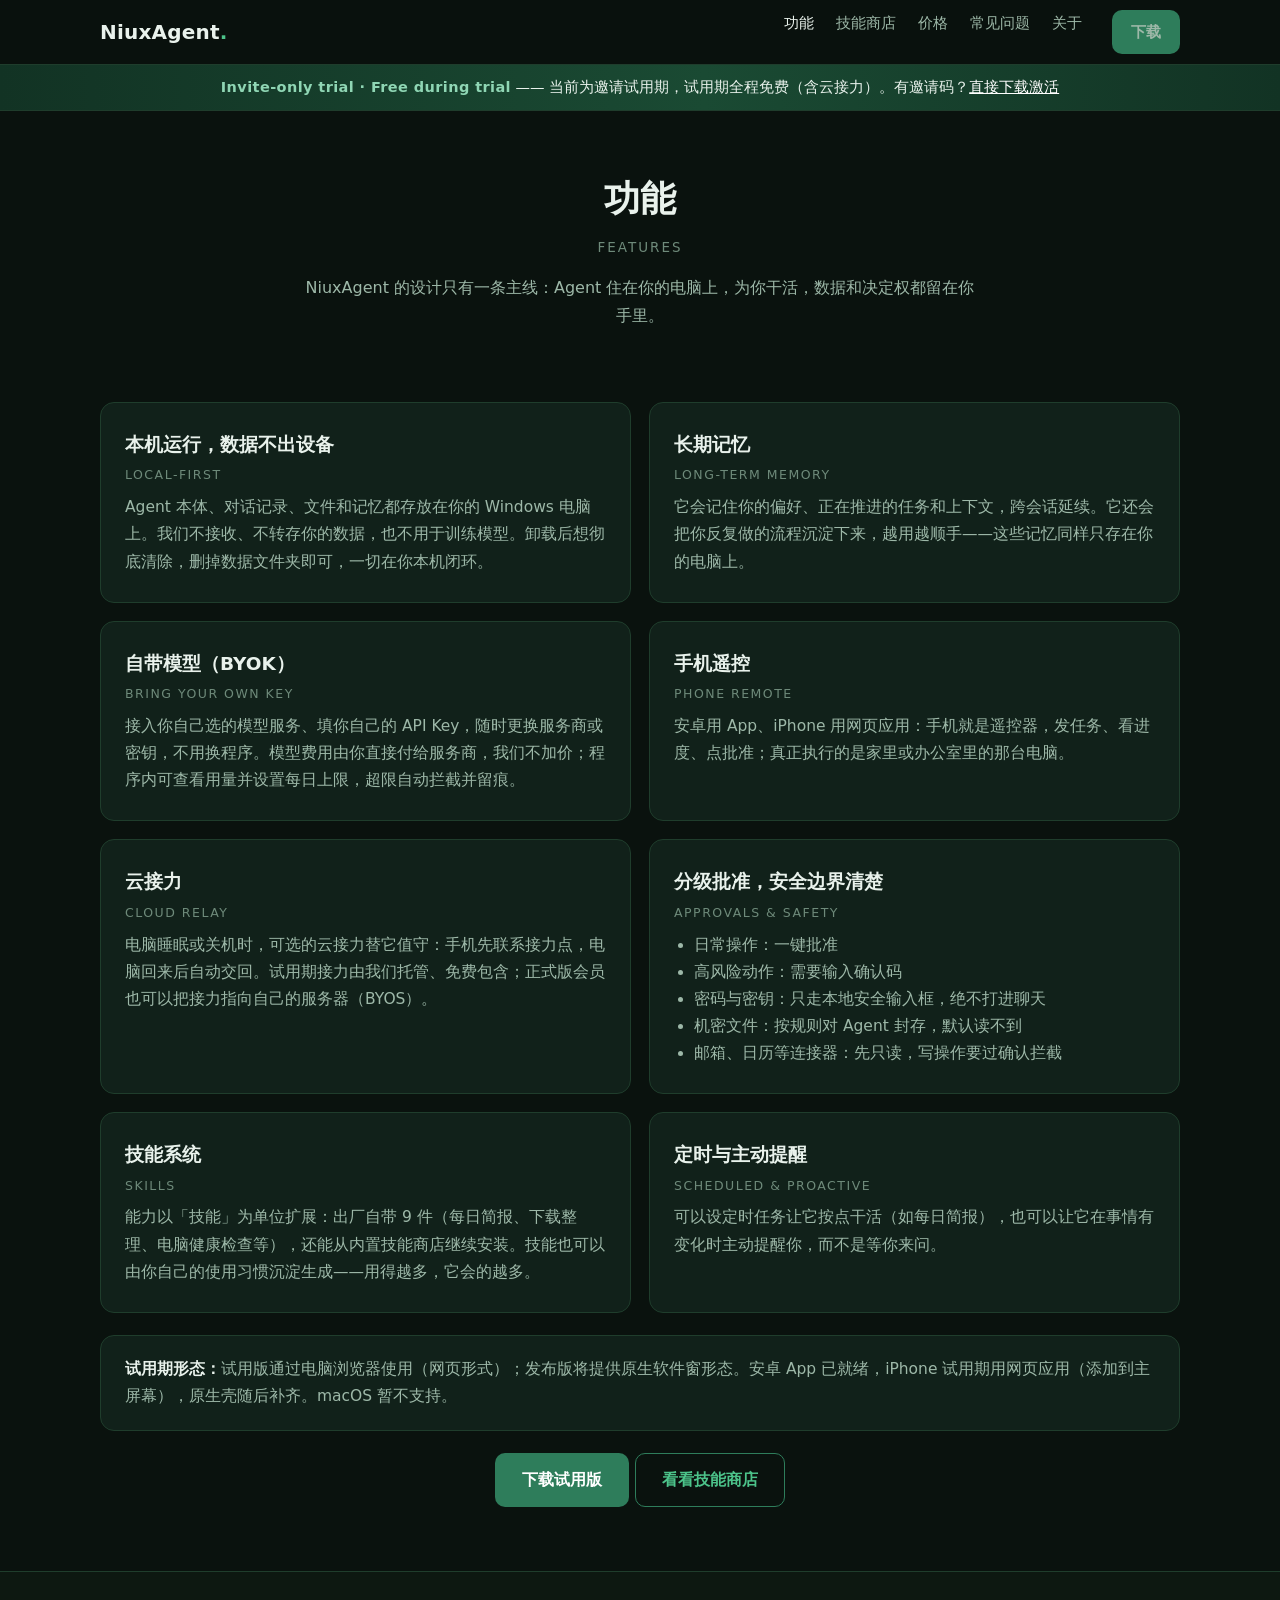
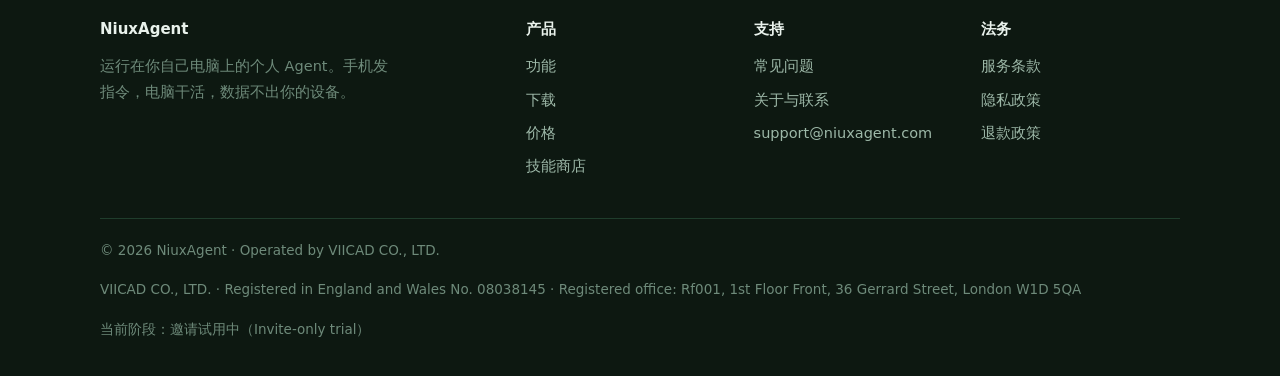
<file: features.html>
<!DOCTYPE html>
<html lang="zh-CN">
<head>
<meta charset="UTF-8">
<meta name="viewport" content="width=device-width, initial-scale=1.0">
<title>功能 — NiuxAgent</title>
<meta name="description" content="NiuxAgent 功能总览：本机运行与长期记忆、自带模型、手机遥控与云接力、分级批准、技能系统与用量上限。">
<link rel="stylesheet" href="assets/style.css">
</head>
<body>

<header class="site">
  <div class="wrap nav">
    <a class="logo" href="index.html">NiuxAgent<span class="dot">.</span></a>
    <button class="burger" aria-label="菜单">☰</button>
    <nav class="main">
      <a href="features.html" class="active">功能</a>
      <a href="store.html">技能商店</a>
      <a href="pricing.html">价格</a>
      <a href="faq.html">常见问题</a>
      <a href="about.html">关于</a>
      <a class="btn btn-primary btn-small nav-cta" href="download.html">下载</a>
    </nav>
  </div>
</header>

<div class="phase-banner">
  <span class="en">Invite-only trial · Free during trial</span> —— 当前为邀请试用期，试用期全程免费（含云接力）。有邀请码？<a href="download.html">直接下载激活</a>
</div>

<main>
  <div class="page-head">
    <div class="wrap">
      <h1>功能</h1>
      <div class="en">Features</div>
      <p>NiuxAgent 的设计只有一条主线：Agent 住在你的电脑上，为你干活，数据和决定权都留在你手里。</p>
    </div>
  </div>

  <section class="block">
    <div class="wrap">
      <div class="grid c2">
        <div class="card">
          <h3>本机运行，数据不出设备<span class="en">Local-first</span></h3>
          <p>Agent 本体、对话记录、文件和记忆都存放在你的 Windows 电脑上。我们不接收、不转存你的数据，也不用于训练模型。卸载后想彻底清除，删掉数据文件夹即可，一切在你本机闭环。</p>
        </div>
        <div class="card">
          <h3>长期记忆<span class="en">Long-term memory</span></h3>
          <p>它会记住你的偏好、正在推进的任务和上下文，跨会话延续。它还会把你反复做的流程沉淀下来，越用越顺手——这些记忆同样只存在你的电脑上。</p>
        </div>
        <div class="card">
          <h3>自带模型（BYOK）<span class="en">Bring your own key</span></h3>
          <p>接入你自己选的模型服务、填你自己的 API Key，随时更换服务商或密钥，不用换程序。模型费用由你直接付给服务商，我们不加价；程序内可查看用量并设置每日上限，超限自动拦截并留痕。</p>
        </div>
        <div class="card">
          <h3>手机遥控<span class="en">Phone remote</span></h3>
          <p>安卓用 App、iPhone 用网页应用：手机就是遥控器，发任务、看进度、点批准；真正执行的是家里或办公室里的那台电脑。</p>
        </div>
        <div class="card">
          <h3>云接力<span class="en">Cloud relay</span></h3>
          <p>电脑睡眠或关机时，可选的云接力替它值守：手机先联系接力点，电脑回来后自动交回。试用期接力由我们托管、免费包含；正式版会员也可以把接力指向自己的服务器（BYOS）。</p>
        </div>
        <div class="card">
          <h3>分级批准，安全边界清楚<span class="en">Approvals &amp; safety</span></h3>
          <ul>
            <li>日常操作：一键批准</li>
            <li>高风险动作：需要输入确认码</li>
            <li>密码与密钥：只走本地安全输入框，绝不打进聊天</li>
            <li>机密文件：按规则对 Agent 封存，默认读不到</li>
            <li>邮箱、日历等连接器：先只读，写操作要过确认拦截</li>
          </ul>
        </div>
        <div class="card">
          <h3>技能系统<span class="en">Skills</span></h3>
          <p>能力以「技能」为单位扩展：出厂自带 9 件（每日简报、下载整理、电脑健康检查等），还能从内置技能商店继续安装。技能也可以由你自己的使用习惯沉淀生成——用得越多，它会的越多。</p>
        </div>
        <div class="card">
          <h3>定时与主动提醒<span class="en">Scheduled &amp; proactive</span></h3>
          <p>可以设定时任务让它按点干活（如每日简报），也可以让它在事情有变化时主动提醒你，而不是等你来问。</p>
        </div>
      </div>

      <div class="info-box">
        <strong>试用期形态：</strong>试用版通过电脑浏览器使用（网页形式）；发布版将提供原生软件窗形态。安卓 App 已就绪，iPhone 试用期用网页应用（添加到主屏幕），原生壳随后补齐。macOS 暂不支持。
      </div>

      <div style="text-align:center;margin-top:10px">
        <a class="btn btn-primary" href="download.html">下载试用版</a>
        <a class="btn btn-ghost" href="store.html">看看技能商店</a>
      </div>
    </div>
  </section>
</main>

<footer class="site">
  <div class="wrap">
    <div class="foot-grid">
      <div>
        <h4>NiuxAgent</h4>
        <p>运行在你自己电脑上的个人 Agent。手机发指令，电脑干活，数据不出你的设备。</p>
      </div>
      <div>
        <h4>产品</h4>
        <a href="features.html">功能</a>
        <a href="download.html">下载</a>
        <a href="pricing.html">价格</a>
        <a href="store.html">技能商店</a>
      </div>
      <div>
        <h4>支持</h4>
        <a href="faq.html">常见问题</a>
        <a href="about.html">关于与联系</a>
        <a href="mailto:support@niuxagent.com">support@niuxagent.com</a>
      </div>
      <div>
        <h4>法务</h4>
        <a href="https://platform.niuxagent.com/terms" target="_blank" rel="noopener">服务条款</a>
        <a href="https://platform.niuxagent.com/privacy" target="_blank" rel="noopener">隐私政策</a>
        <a href="https://platform.niuxagent.com/refunds" target="_blank" rel="noopener">退款政策</a>
      </div>
    </div>
    <div class="foot-bottom">
      <span>© 2026 NiuxAgent · Operated by VIICAD CO., LTD.</span><br><span>VIICAD CO., LTD. · Registered in England and Wales No. 08038145 · Registered office: Rf001, 1st Floor Front, 36 Gerrard Street, London W1D 5QA</span>
      <span>当前阶段：邀请试用中（Invite-only trial）</span>
    </div>
  </div>
</footer>

<script src="assets/main.js"></script>
</body>
</html>
</file>
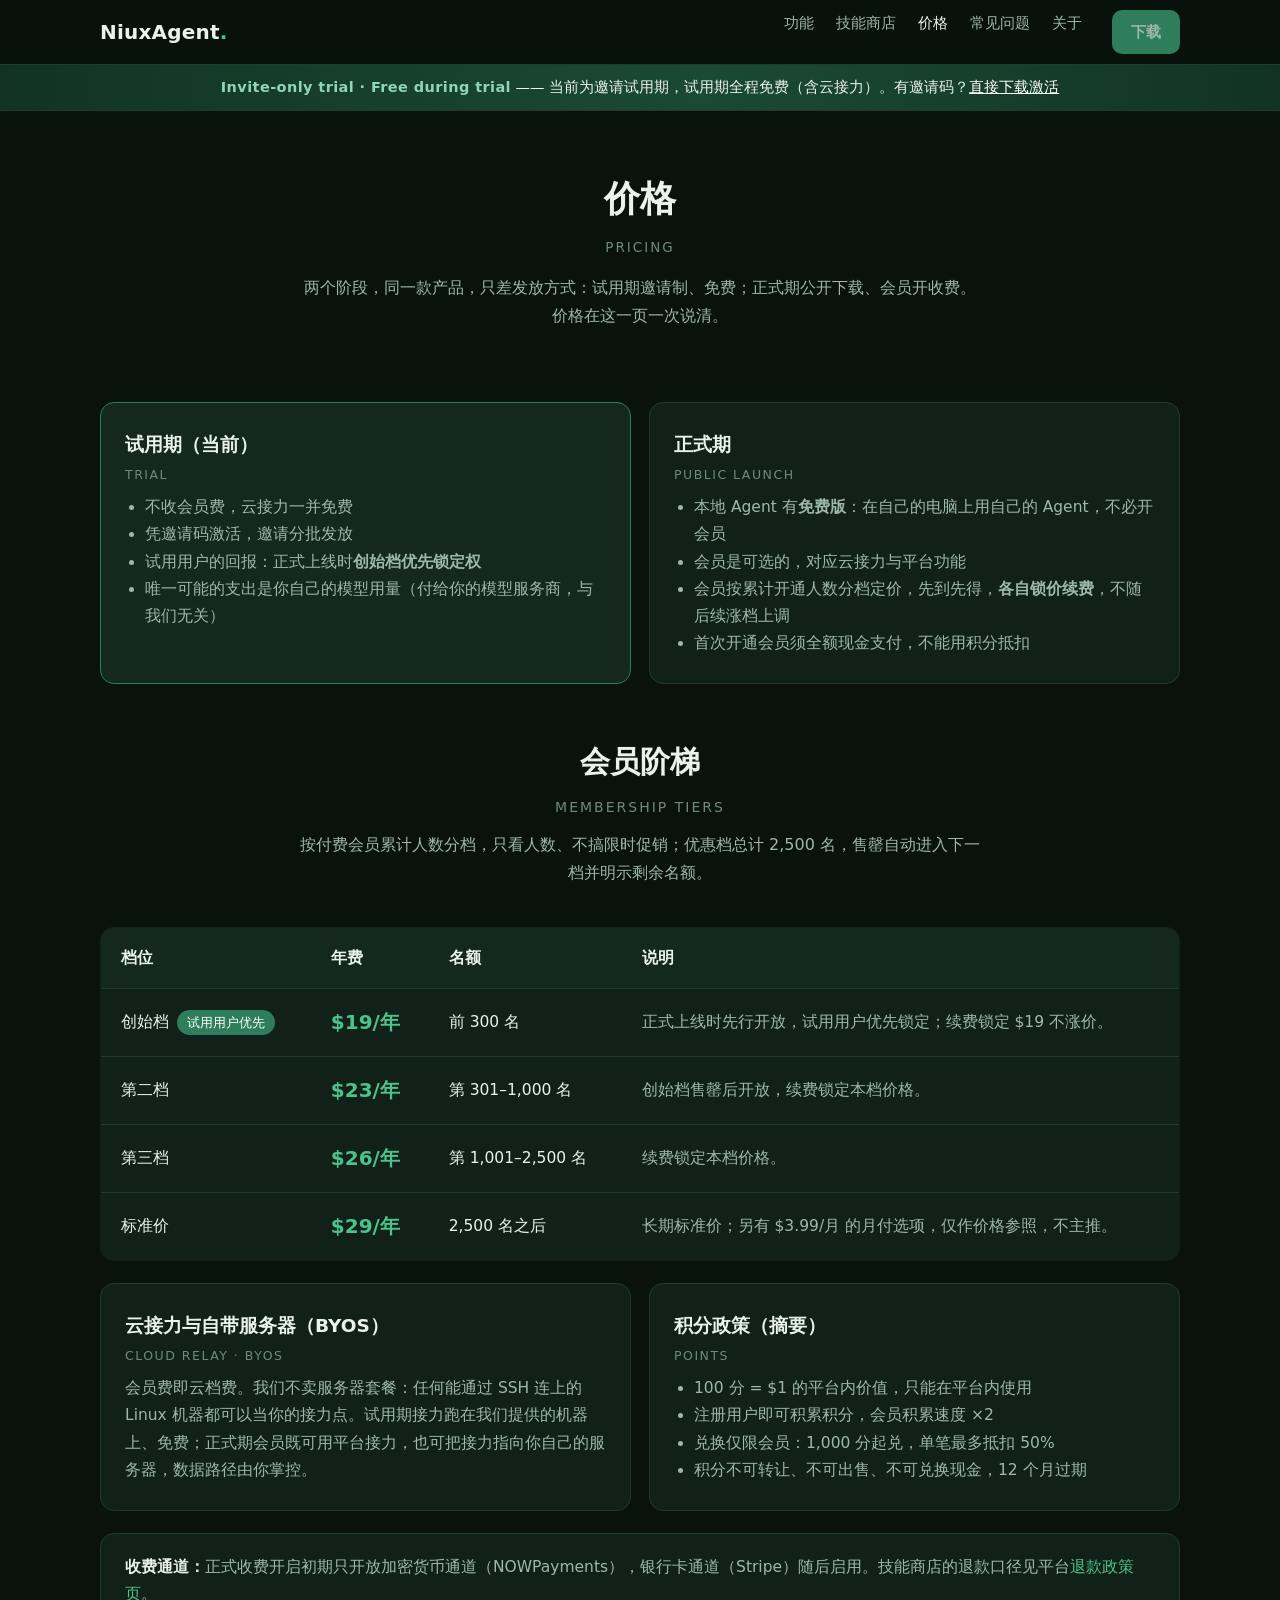
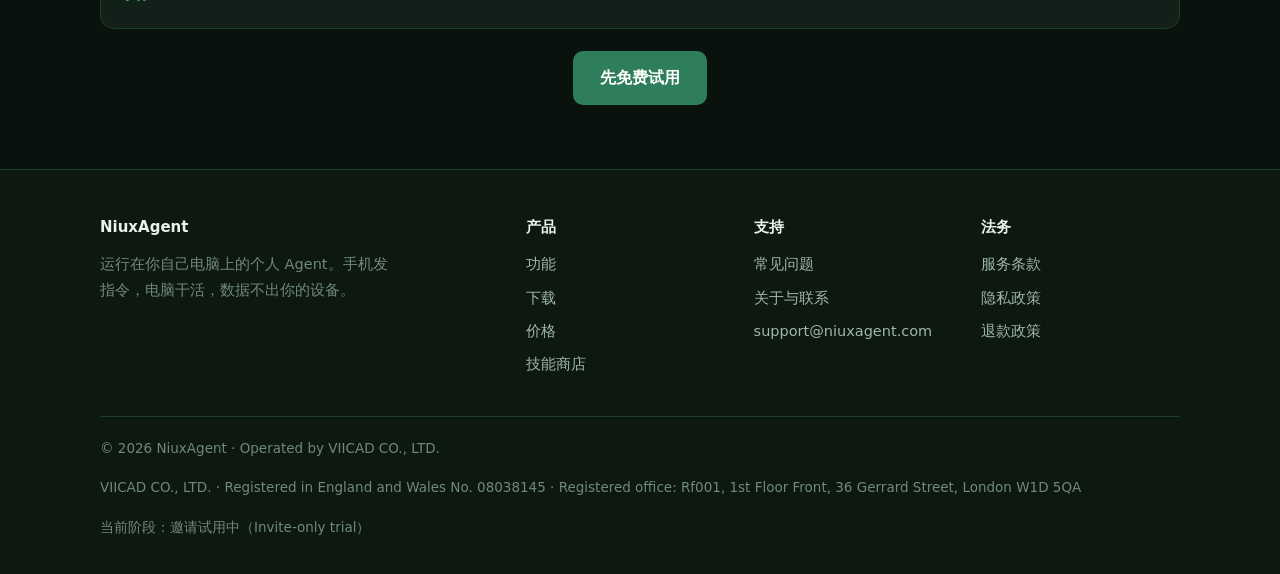
<file: pricing.html>
<!DOCTYPE html>
<html lang="zh-CN">
<head>
<meta charset="UTF-8">
<meta name="viewport" content="width=device-width, initial-scale=1.0">
<title>价格 — NiuxAgent</title>
<meta name="description" content="NiuxAgent 价格：试用期免费；正式上线后本地 Agent 有免费版，会员阶梯 $19 创始档（前 300 名）/$23/$26/$29，BYOS 云档与积分政策摘要。">
<link rel="stylesheet" href="assets/style.css">
</head>
<body>

<header class="site">
  <div class="wrap nav">
    <a class="logo" href="index.html">NiuxAgent<span class="dot">.</span></a>
    <button class="burger" aria-label="菜单">☰</button>
    <nav class="main">
      <a href="features.html">功能</a>
      <a href="store.html">技能商店</a>
      <a href="pricing.html" class="active">价格</a>
      <a href="faq.html">常见问题</a>
      <a href="about.html">关于</a>
      <a class="btn btn-primary btn-small nav-cta" href="download.html">下载</a>
    </nav>
  </div>
</header>

<div class="phase-banner">
  <span class="en">Invite-only trial · Free during trial</span> —— 当前为邀请试用期，试用期全程免费（含云接力）。有邀请码？<a href="download.html">直接下载激活</a>
</div>

<main>
  <div class="page-head">
    <div class="wrap">
      <h1>价格</h1>
      <div class="en">Pricing</div>
      <p>两个阶段，同一款产品，只差发放方式：试用期邀请制、免费；正式期公开下载、会员开收费。价格在这一页一次说清。</p>
    </div>
  </div>

  <section class="block">
    <div class="wrap">
      <div class="grid c2">
        <div class="card highlight">
          <h3>试用期（当前）<span class="en">Trial</span></h3>
          <ul>
            <li>不收会员费，云接力一并免费</li>
            <li>凭邀请码激活，邀请分批发放</li>
            <li>试用用户的回报：正式上线时<strong>创始档优先锁定权</strong></li>
            <li>唯一可能的支出是你自己的模型用量（付给你的模型服务商，与我们无关）</li>
          </ul>
        </div>
        <div class="card">
          <h3>正式期<span class="en">Public launch</span></h3>
          <ul>
            <li>本地 Agent 有<strong>免费版</strong>：在自己的电脑上用自己的 Agent，不必开会员</li>
            <li>会员是可选的，对应云接力与平台功能</li>
            <li>会员按累计开通人数分档定价，先到先得，<strong>各自锁价续费</strong>，不随后续涨档上调</li>
            <li>首次开通会员须全额现金支付，不能用积分抵扣</li>
          </ul>
        </div>
      </div>

      <div class="sec-head" style="margin-top:52px">
        <h2>会员阶梯</h2>
        <div class="en">Membership tiers</div>
        <p>按付费会员累计人数分档，只看人数、不搞限时促销；优惠档总计 2,500 名，售罄自动进入下一档并明示剩余名额。</p>
      </div>
      <table class="price-table">
        <tr><th>档位</th><th>年费</th><th>名额</th><th>说明</th></tr>
        <tr>
          <td>创始档<span class="tag">试用用户优先</span></td>
          <td class="amount">$19/年</td>
          <td>前 300 名</td>
          <td class="desc">正式上线时先行开放，试用用户优先锁定；续费锁定 $19 不涨价。</td>
        </tr>
        <tr>
          <td>第二档</td>
          <td class="amount">$23/年</td>
          <td>第 301–1,000 名</td>
          <td class="desc">创始档售罄后开放，续费锁定本档价格。</td>
        </tr>
        <tr>
          <td>第三档</td>
          <td class="amount">$26/年</td>
          <td>第 1,001–2,500 名</td>
          <td class="desc">续费锁定本档价格。</td>
        </tr>
        <tr>
          <td>标准价</td>
          <td class="amount">$29/年</td>
          <td>2,500 名之后</td>
          <td class="desc">长期标准价；另有 $3.99/月 的月付选项，仅作价格参照，不主推。</td>
        </tr>
      </table>

      <div class="grid c2" style="margin-top:22px">
        <div class="card">
          <h3>云接力与自带服务器（BYOS）<span class="en">Cloud relay · BYOS</span></h3>
          <p>会员费即云档费。我们不卖服务器套餐：任何能通过 SSH 连上的 Linux 机器都可以当你的接力点。试用期接力跑在我们提供的机器上、免费；正式期会员既可用平台接力，也可把接力指向你自己的服务器，数据路径由你掌控。</p>
        </div>
        <div class="card">
          <h3>积分政策（摘要）<span class="en">Points</span></h3>
          <ul>
            <li>100 分 = $1 的平台内价值，只能在平台内使用</li>
            <li>注册用户即可积累积分，会员积累速度 ×2</li>
            <li>兑换仅限会员：1,000 分起兑，单笔最多抵扣 50%</li>
            <li>积分不可转让、不可出售、不可兑换现金，12 个月过期</li>
          </ul>
        </div>
      </div>

      <div class="info-box">
        <strong>收费通道：</strong>正式收费开启初期只开放加密货币通道（NOWPayments），银行卡通道（Stripe）随后启用。技能商店的退款口径见平台<a href="https://platform.niuxagent.com/refunds" target="_blank" rel="noopener">退款政策页</a>。
      </div>

      <div style="text-align:center;margin-top:10px">
        <a class="btn btn-primary" href="download.html">先免费试用</a>
      </div>
    </div>
  </section>
</main>

<footer class="site">
  <div class="wrap">
    <div class="foot-grid">
      <div>
        <h4>NiuxAgent</h4>
        <p>运行在你自己电脑上的个人 Agent。手机发指令，电脑干活，数据不出你的设备。</p>
      </div>
      <div>
        <h4>产品</h4>
        <a href="features.html">功能</a>
        <a href="download.html">下载</a>
        <a href="pricing.html">价格</a>
        <a href="store.html">技能商店</a>
      </div>
      <div>
        <h4>支持</h4>
        <a href="faq.html">常见问题</a>
        <a href="about.html">关于与联系</a>
        <a href="mailto:support@niuxagent.com">support@niuxagent.com</a>
      </div>
      <div>
        <h4>法务</h4>
        <a href="https://platform.niuxagent.com/terms" target="_blank" rel="noopener">服务条款</a>
        <a href="https://platform.niuxagent.com/privacy" target="_blank" rel="noopener">隐私政策</a>
        <a href="https://platform.niuxagent.com/refunds" target="_blank" rel="noopener">退款政策</a>
      </div>
    </div>
    <div class="foot-bottom">
      <span>© 2026 NiuxAgent · Operated by VIICAD CO., LTD.</span><br><span>VIICAD CO., LTD. · Registered in England and Wales No. 08038145 · Registered office: Rf001, 1st Floor Front, 36 Gerrard Street, London W1D 5QA</span>
      <span>当前阶段：邀请试用中（Invite-only trial）</span>
    </div>
  </div>
</footer>

<script src="assets/main.js"></script>
</body>
</html>
</file>
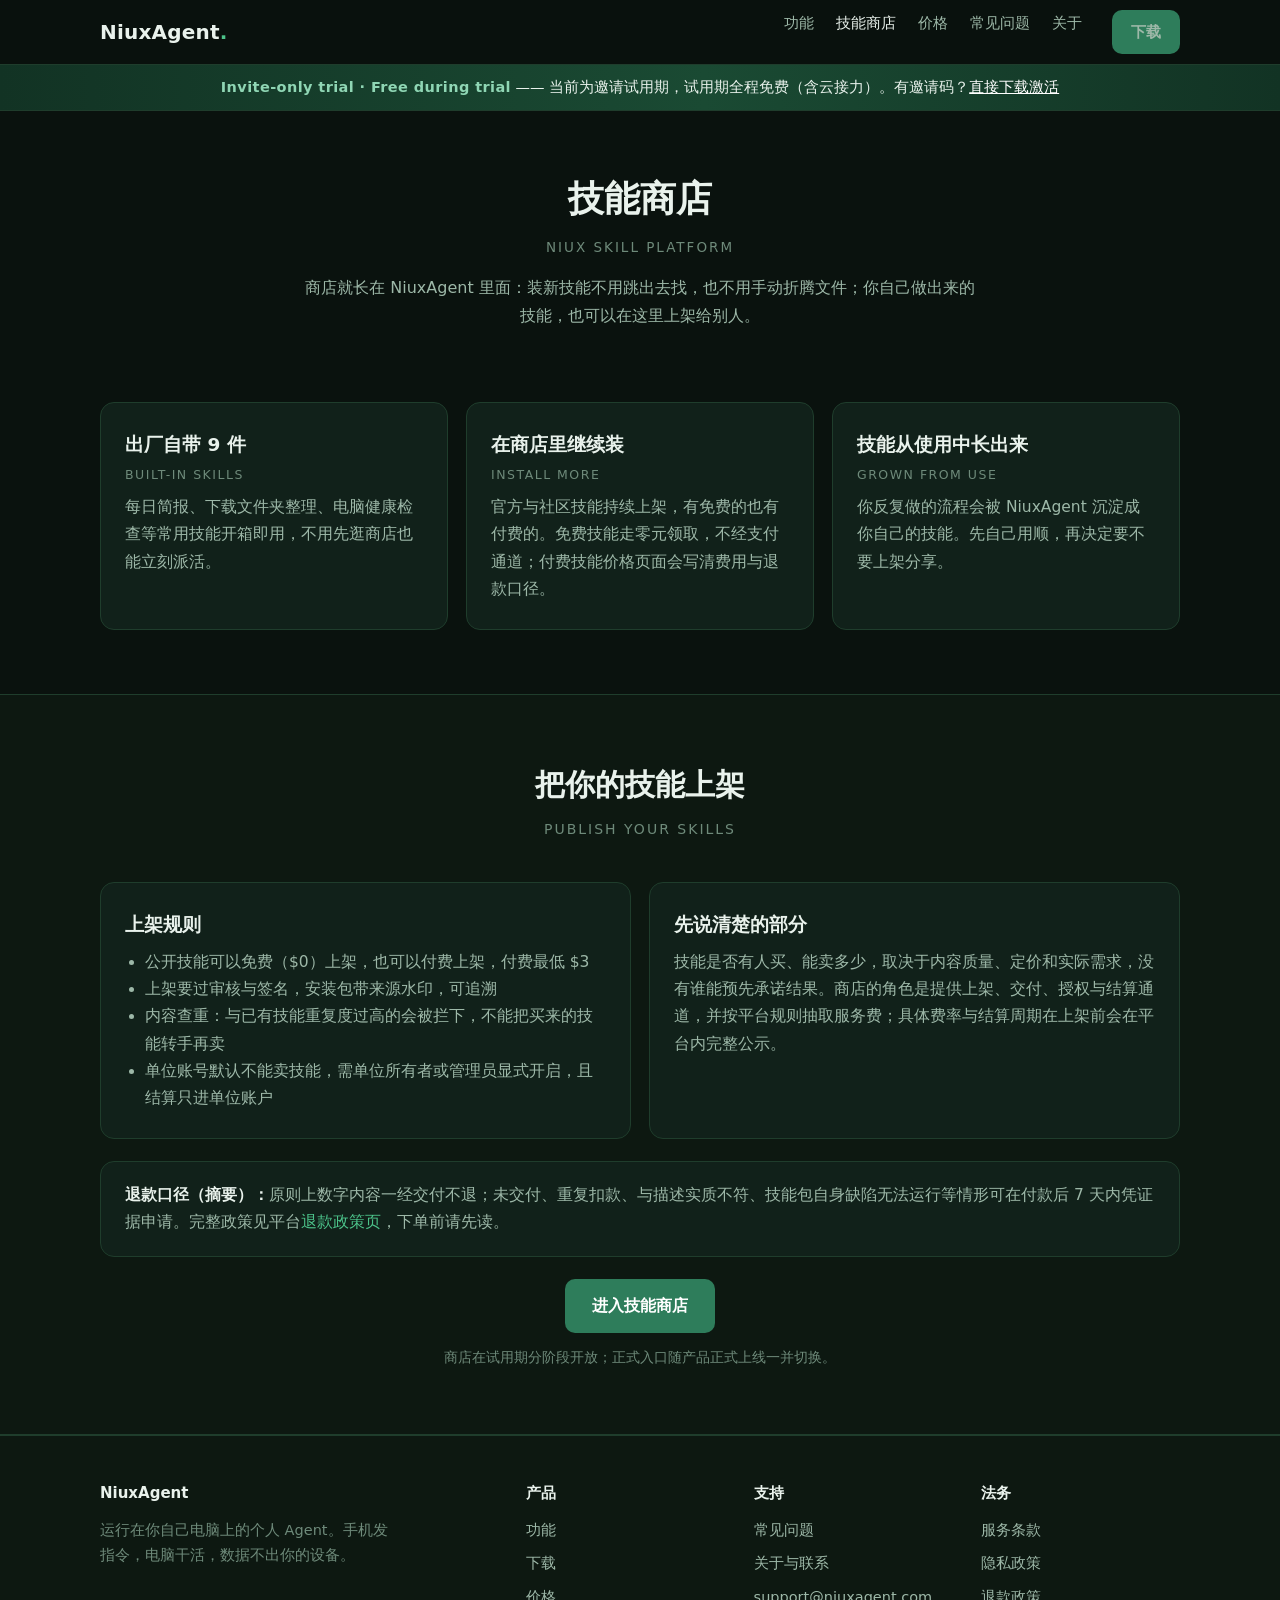
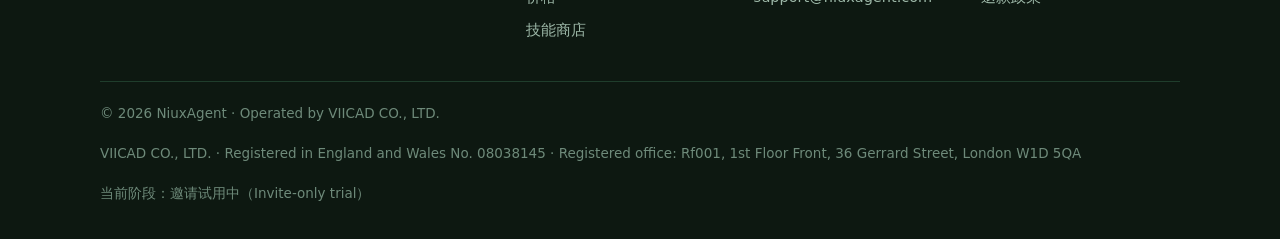
<file: store.html>
<!DOCTYPE html>
<html lang="zh-CN">
<head>
<meta charset="UTF-8">
<meta name="viewport" content="width=device-width, initial-scale=1.0">
<title>技能商店 — NiuxAgent</title>
<meta name="description" content="Niux 技能商店：给 NiuxAgent 安装新技能，也把你自己的技能上架给别人安装或购买。试用期分阶段开放。">
<link rel="stylesheet" href="assets/style.css">
</head>
<body>

<header class="site">
  <div class="wrap nav">
    <a class="logo" href="index.html">NiuxAgent<span class="dot">.</span></a>
    <button class="burger" aria-label="菜单">☰</button>
    <nav class="main">
      <a href="features.html">功能</a>
      <a href="store.html" class="active">技能商店</a>
      <a href="pricing.html">价格</a>
      <a href="faq.html">常见问题</a>
      <a href="about.html">关于</a>
      <a class="btn btn-primary btn-small nav-cta" href="download.html">下载</a>
    </nav>
  </div>
</header>

<div class="phase-banner">
  <span class="en">Invite-only trial · Free during trial</span> —— 当前为邀请试用期，试用期全程免费（含云接力）。有邀请码？<a href="download.html">直接下载激活</a>
</div>

<main>
  <div class="page-head">
    <div class="wrap">
      <h1>技能商店</h1>
      <div class="en">Niux Skill Platform</div>
      <p>商店就长在 NiuxAgent 里面：装新技能不用跳出去找，也不用手动折腾文件；你自己做出来的技能，也可以在这里上架给别人。</p>
    </div>
  </div>

  <section class="block">
    <div class="wrap">
      <div class="grid c3">
        <div class="card">
          <h3>出厂自带 9 件<span class="en">Built-in skills</span></h3>
          <p>每日简报、下载文件夹整理、电脑健康检查等常用技能开箱即用，不用先逛商店也能立刻派活。</p>
        </div>
        <div class="card">
          <h3>在商店里继续装<span class="en">Install more</span></h3>
          <p>官方与社区技能持续上架，有免费的也有付费的。免费技能走零元领取，不经支付通道；付费技能价格页面会写清费用与退款口径。</p>
        </div>
        <div class="card">
          <h3>技能从使用中长出来<span class="en">Grown from use</span></h3>
          <p>你反复做的流程会被 NiuxAgent 沉淀成你自己的技能。先自己用顺，再决定要不要上架分享。</p>
        </div>
      </div>
    </div>
  </section>

  <section class="block alt">
    <div class="wrap">
      <div class="sec-head">
        <h2>把你的技能上架</h2>
        <div class="en">Publish your skills</div>
      </div>
      <div class="grid c2">
        <div class="card">
          <h3>上架规则</h3>
          <ul>
            <li>公开技能可以免费（$0）上架，也可以付费上架，付费最低 $3</li>
            <li>上架要过审核与签名，安装包带来源水印，可追溯</li>
            <li>内容查重：与已有技能重复度过高的会被拦下，不能把买来的技能转手再卖</li>
            <li>单位账号默认不能卖技能，需单位所有者或管理员显式开启，且结算只进单位账户</li>
          </ul>
        </div>
        <div class="card">
          <h3>先说清楚的部分</h3>
          <p>技能是否有人买、能卖多少，取决于内容质量、定价和实际需求，没有谁能预先承诺结果。商店的角色是提供上架、交付、授权与结算通道，并按平台规则抽取服务费；具体费率与结算周期在上架前会在平台内完整公示。</p>
        </div>
      </div>
      <div class="info-box">
        <strong>退款口径（摘要）：</strong>原则上数字内容一经交付不退；未交付、重复扣款、与描述实质不符、技能包自身缺陷无法运行等情形可在付款后 7 天内凭证据申请。完整政策见平台<a href="https://platform.niuxagent.com/refunds" target="_blank" rel="noopener">退款政策页</a>，下单前请先读。
      </div>
      <div style="text-align:center;margin-top:6px">
        <a class="btn btn-primary" href="https://platform.niuxagent.com/" target="_blank" rel="noopener">进入技能商店</a>
        <p style="color:var(--faint);font-size:14px;margin-top:12px">商店在试用期分阶段开放；正式入口随产品正式上线一并切换。</p>
      </div>
    </div>
  </section>
</main>

<footer class="site">
  <div class="wrap">
    <div class="foot-grid">
      <div>
        <h4>NiuxAgent</h4>
        <p>运行在你自己电脑上的个人 Agent。手机发指令，电脑干活，数据不出你的设备。</p>
      </div>
      <div>
        <h4>产品</h4>
        <a href="features.html">功能</a>
        <a href="download.html">下载</a>
        <a href="pricing.html">价格</a>
        <a href="store.html">技能商店</a>
      </div>
      <div>
        <h4>支持</h4>
        <a href="faq.html">常见问题</a>
        <a href="about.html">关于与联系</a>
        <a href="mailto:support@niuxagent.com">support@niuxagent.com</a>
      </div>
      <div>
        <h4>法务</h4>
        <a href="https://platform.niuxagent.com/terms" target="_blank" rel="noopener">服务条款</a>
        <a href="https://platform.niuxagent.com/privacy" target="_blank" rel="noopener">隐私政策</a>
        <a href="https://platform.niuxagent.com/refunds" target="_blank" rel="noopener">退款政策</a>
      </div>
    </div>
    <div class="foot-bottom">
      <span>© 2026 NiuxAgent · Operated by VIICAD CO., LTD.</span><br><span>VIICAD CO., LTD. · Registered in England and Wales No. 08038145 · Registered office: Rf001, 1st Floor Front, 36 Gerrard Street, London W1D 5QA</span>
      <span>当前阶段：邀请试用中（Invite-only trial）</span>
    </div>
  </div>
</footer>

<script src="assets/main.js"></script>
</body>
</html>
</file>
<file: assets/style.css>
/* NiuxAgent 官网 · 深松绿（deep pine）深色风格 · 纯静态无构建链 */
:root{
  --bg:#0a120e;
  --bg-2:#0d1811;
  --card:#11211a;
  --card-2:#142820;
  --line:#1f3d2c;
  --pine:#2e7d5b;
  --accent:#4cc38a;
  --accent-soft:#8fd6b4;
  --text:#e9f2ec;
  --muted:#9db8a8;
  --faint:#6e8a7a;
  --warn-bg:#241d10;
  --warn-line:#6b5518;
  --warn-text:#e8cf8f;
  --radius:14px;
  --maxw:1120px;
}
*{box-sizing:border-box;margin:0;padding:0}
html{scroll-behavior:smooth}
body{
  background:var(--bg);
  color:var(--text);
  font-family:"PingFang SC","Hiragino Sans GB","Microsoft YaHei","Noto Sans SC",system-ui,-apple-system,"Segoe UI",sans-serif;
  line-height:1.75;
  font-size:16px;
  -webkit-font-smoothing:antialiased;
}
a{color:var(--accent);text-decoration:none}
a:hover{text-decoration:underline}
img{max-width:100%}
.wrap{max-width:var(--maxw);margin:0 auto;padding:0 20px}

/* ---------- 顶部导航 ---------- */
header.site{
  position:sticky;top:0;z-index:50;
  background:rgba(10,18,14,.92);
  backdrop-filter:blur(8px);
  border-bottom:1px solid var(--line);
}
.nav{display:flex;align-items:center;gap:28px;height:64px}
.logo{font-size:20px;font-weight:700;color:var(--text);letter-spacing:.2px;white-space:nowrap}
.logo:hover{text-decoration:none}
.logo .dot{color:var(--accent)}
nav.main{display:flex;gap:22px;margin-left:auto}
nav.main a{color:var(--muted);font-size:15px}
nav.main a:hover,nav.main a.active{color:var(--text);text-decoration:none}
.nav-cta{margin-left:8px}
.burger{display:none;margin-left:auto;background:none;border:1px solid var(--line);border-radius:8px;color:var(--text);padding:6px 12px;font-size:18px;cursor:pointer}

/* ---------- 阶段横幅 ---------- */
.phase-banner{
  background:linear-gradient(90deg,#123324,#1a4a33 55%,#123324);
  border-bottom:1px solid var(--line);
  text-align:center;
  padding:10px 16px;
  font-size:14.5px;
}
.phase-banner .en{color:var(--accent-soft);font-weight:600;letter-spacing:.4px}
.phase-banner a{color:#fff;text-decoration:underline}

/* ---------- 按钮 ---------- */
.btn{
  display:inline-block;padding:12px 26px;border-radius:10px;
  font-size:16px;font-weight:600;border:1px solid transparent;
}
.btn:hover{text-decoration:none}
.btn-primary{background:var(--pine);color:#fff}
.btn-primary:hover{background:#359168}
.btn-ghost{background:transparent;color:var(--accent);border-color:var(--pine)}
.btn-ghost:hover{background:rgba(46,125,91,.15)}
.btn-small{padding:8px 18px;font-size:14.5px}

/* ---------- Hero ---------- */
.hero{padding:84px 0 64px;text-align:center;background:radial-gradient(ellipse 80% 55% at 50% 0%,#14301f 0%,var(--bg) 70%)}
.hero .kicker{color:var(--accent);font-size:14px;letter-spacing:3px;text-transform:uppercase;margin-bottom:18px}
.hero h1{font-size:44px;line-height:1.3;font-weight:800;max-width:820px;margin:0 auto 14px}
.hero h1 .hl{color:var(--accent)}
.hero .en-sub{color:var(--faint);font-size:17px;margin-bottom:20px}
.hero p.lead{color:var(--muted);font-size:18.5px;max-width:720px;margin:0 auto 34px}
.hero .cta-row{display:flex;gap:14px;justify-content:center;flex-wrap:wrap}
.hero .note{margin-top:16px;color:var(--faint);font-size:14px}

/* ---------- 通用区块 ---------- */
section.block{padding:64px 0}
section.block.alt{background:var(--bg-2);border-top:1px solid var(--line);border-bottom:1px solid var(--line)}
.sec-head{text-align:center;margin-bottom:40px}
.sec-head h2{font-size:30px;font-weight:700}
.sec-head .en{color:var(--faint);font-size:14px;letter-spacing:2px;text-transform:uppercase;margin-top:6px}
.sec-head p{color:var(--muted);max-width:680px;margin:12px auto 0}
.grid{display:grid;gap:18px}
.grid.c3{grid-template-columns:repeat(3,1fr)}
.grid.c2{grid-template-columns:repeat(2,1fr)}
.card{
  background:var(--card);border:1px solid var(--line);border-radius:var(--radius);
  padding:26px 24px;
}
.card h3{font-size:18.5px;margin-bottom:8px}
.card h3 .en{display:block;font-size:12.5px;color:var(--faint);letter-spacing:1.5px;text-transform:uppercase;margin-top:3px;font-weight:500}
.card p{color:var(--muted);font-size:15.5px}
.card ul{color:var(--muted);font-size:15.5px;padding-left:20px}
.card.highlight{border-color:var(--pine);background:var(--card-2)}

/* ---------- 步骤 ---------- */
.steps{display:grid;grid-template-columns:repeat(3,1fr);gap:18px;counter-reset:step}
.step{background:var(--card);border:1px solid var(--line);border-radius:var(--radius);padding:26px 24px}
.step .num{
  display:inline-flex;align-items:center;justify-content:center;
  width:34px;height:34px;border-radius:50%;
  background:var(--pine);color:#fff;font-weight:700;margin-bottom:12px;
}
.step h3{font-size:18px;margin-bottom:6px}
.step p{color:var(--muted);font-size:15.5px}

/* ---------- 页首（内页） ---------- */
.page-head{padding:56px 0 8px;text-align:center}
.page-head h1{font-size:36px;font-weight:800}
.page-head .en{color:var(--faint);letter-spacing:2px;text-transform:uppercase;font-size:13.5px;margin-top:6px}
.page-head p{color:var(--muted);max-width:680px;margin:14px auto 0}

/* ---------- 价格 ---------- */
.price-table{width:100%;border-collapse:collapse;background:var(--card);border:1px solid var(--line);border-radius:var(--radius);overflow:hidden}
.price-table th,.price-table td{padding:16px 20px;text-align:left;border-bottom:1px solid var(--line);font-size:15.5px}
.price-table th{background:var(--card-2);font-size:16px}
.price-table tr:last-child td{border-bottom:none}
.price-table .amount{font-size:20px;font-weight:700;color:var(--accent);white-space:nowrap}
.price-table td.desc{color:var(--muted)}
.tag{display:inline-block;background:var(--pine);color:#fff;font-size:12.5px;border-radius:20px;padding:2px 10px;margin-left:8px;vertical-align:middle}

/* ---------- 提示框 ---------- */
.notice{
  border:1px solid var(--warn-line);background:var(--warn-bg);color:var(--warn-text);
  border-radius:var(--radius);padding:20px 24px;margin:22px 0;font-size:15.5px;
}
.notice strong{color:#f4e2ac}
.info-box{
  border:1px solid var(--line);background:var(--card);
  border-radius:var(--radius);padding:20px 24px;margin:22px 0;font-size:15.5px;color:var(--muted);
}
.info-box strong{color:var(--text)}

/* ---------- FAQ ---------- */
.faq-item{background:var(--card);border:1px solid var(--line);border-radius:var(--radius);padding:22px 26px;margin-bottom:14px}
.faq-item h3{font-size:17.5px;margin-bottom:6px}
.faq-item p{color:var(--muted);font-size:15.5px}
.faq-item p + p{margin-top:8px}

/* ---------- 下载卡 ---------- */
.dl-card{text-align:center;padding:36px 28px}
.dl-card .os{font-size:22px;font-weight:700;margin-bottom:4px}
.dl-card .os-en{color:var(--faint);font-size:13px;letter-spacing:2px;text-transform:uppercase;margin-bottom:14px}
.dl-card p{margin-bottom:20px}
ol.steps-list{color:var(--muted);font-size:15.5px;padding-left:22px;max-width:760px;margin:0 auto}
ol.steps-list li{margin-bottom:8px}
ol.steps-list strong,ul.plain strong{color:var(--text)}
ul.plain{color:var(--muted);font-size:15.5px;padding-left:20px;max-width:760px;margin:0 auto}
ul.plain li{margin-bottom:8px}

/* ---------- 页脚 ---------- */
footer.site{border-top:1px solid var(--line);background:var(--bg-2);padding:44px 0 34px;margin-top:0}
.foot-grid{display:grid;grid-template-columns:2fr 1fr 1fr 1fr;gap:28px;margin-bottom:30px}
.foot-grid h4{font-size:15px;margin-bottom:12px;color:var(--text)}
.foot-grid a{display:block;color:var(--muted);font-size:14.5px;margin-bottom:8px}
.foot-grid p{color:var(--faint);font-size:14.5px;max-width:300px}
.foot-bottom{border-top:1px solid var(--line);padding-top:20px;color:var(--faint);font-size:13.5px;display:flex;gap:16px;flex-wrap:wrap;justify-content:space-between}

/* ---------- 响应式 ---------- */
@media (max-width:860px){
  .grid.c3,.steps{grid-template-columns:1fr}
  .grid.c2{grid-template-columns:1fr}
  .foot-grid{grid-template-columns:1fr 1fr}
  .hero{padding:56px 0 44px}
  .hero h1{font-size:31px}
  .page-head h1{font-size:28px}
  nav.main{
    display:none;position:absolute;top:64px;left:0;right:0;
    background:var(--bg-2);flex-direction:column;padding:16px 20px;gap:14px;
    border-bottom:1px solid var(--line);
  }
  nav.main.open{display:flex}
  nav.main .nav-cta{margin-left:0}
  .burger{display:block}
  header.site .nav{position:relative}
}
</file>
